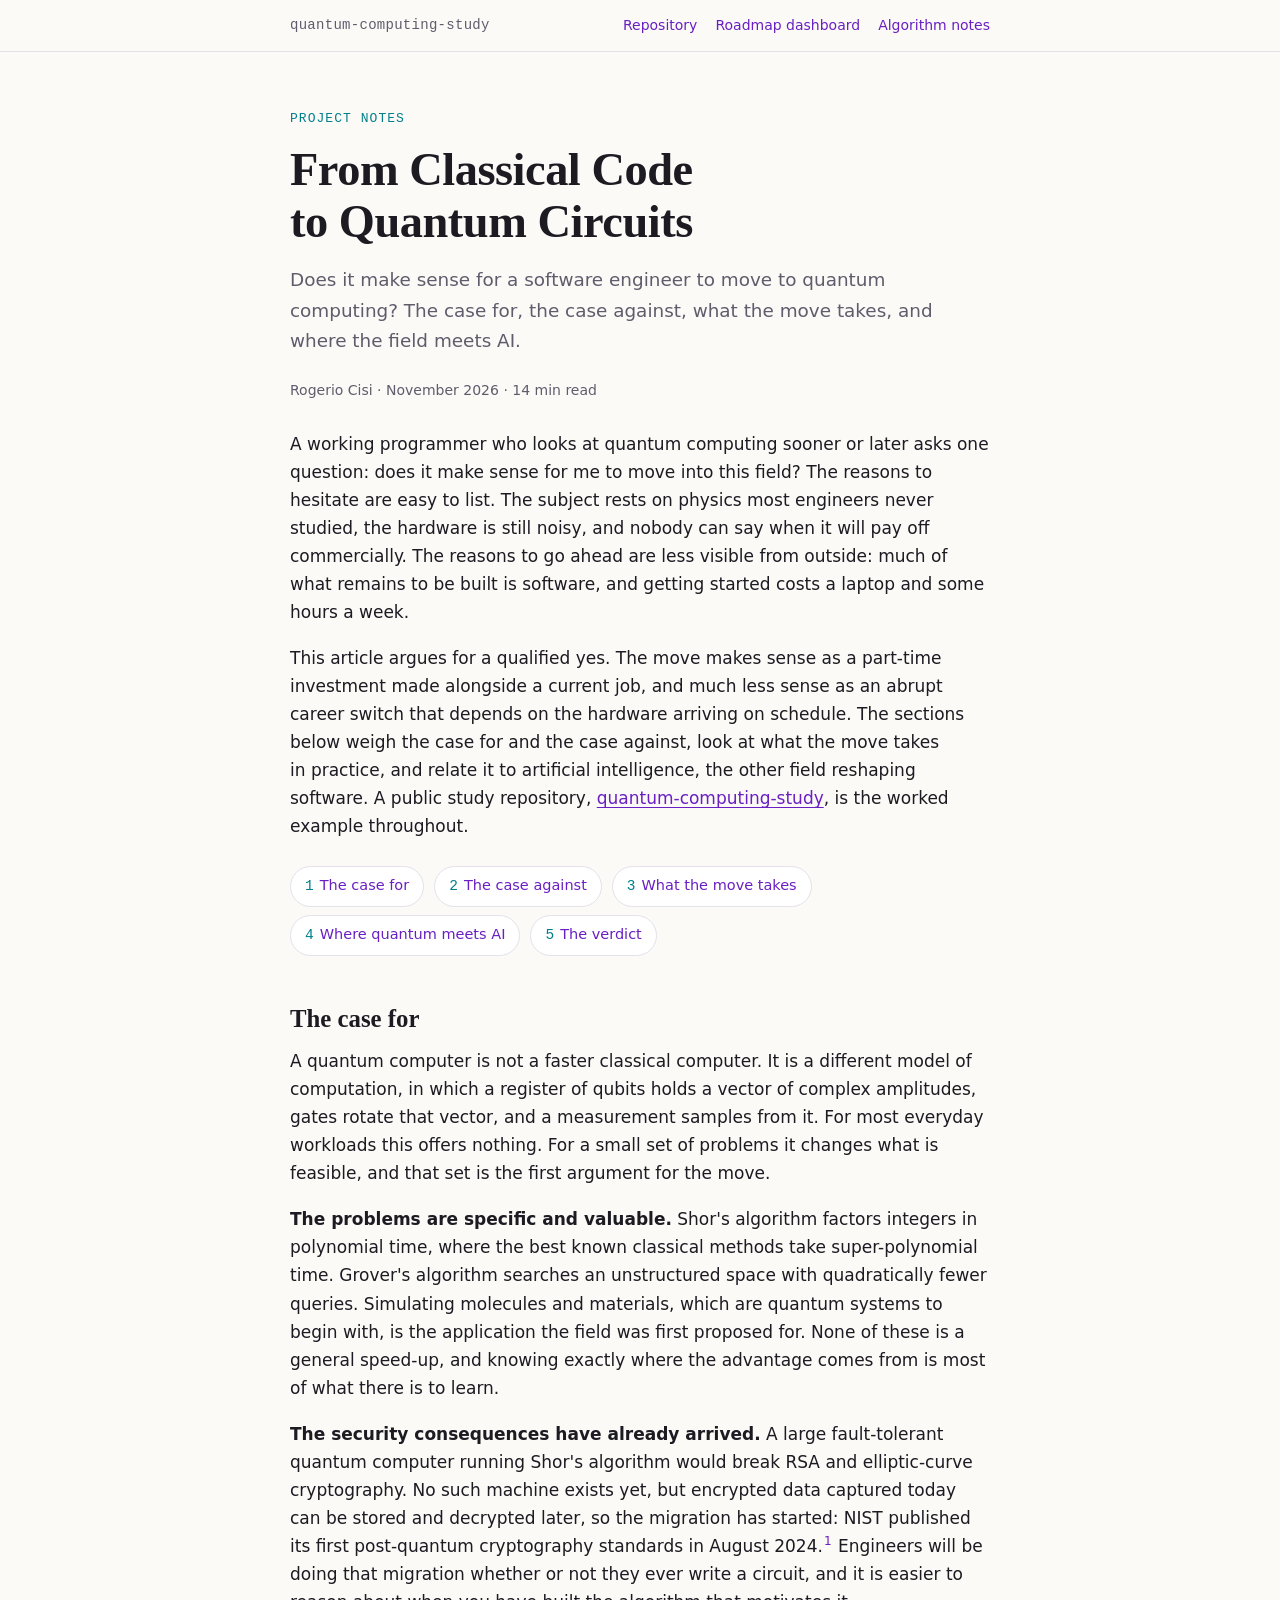
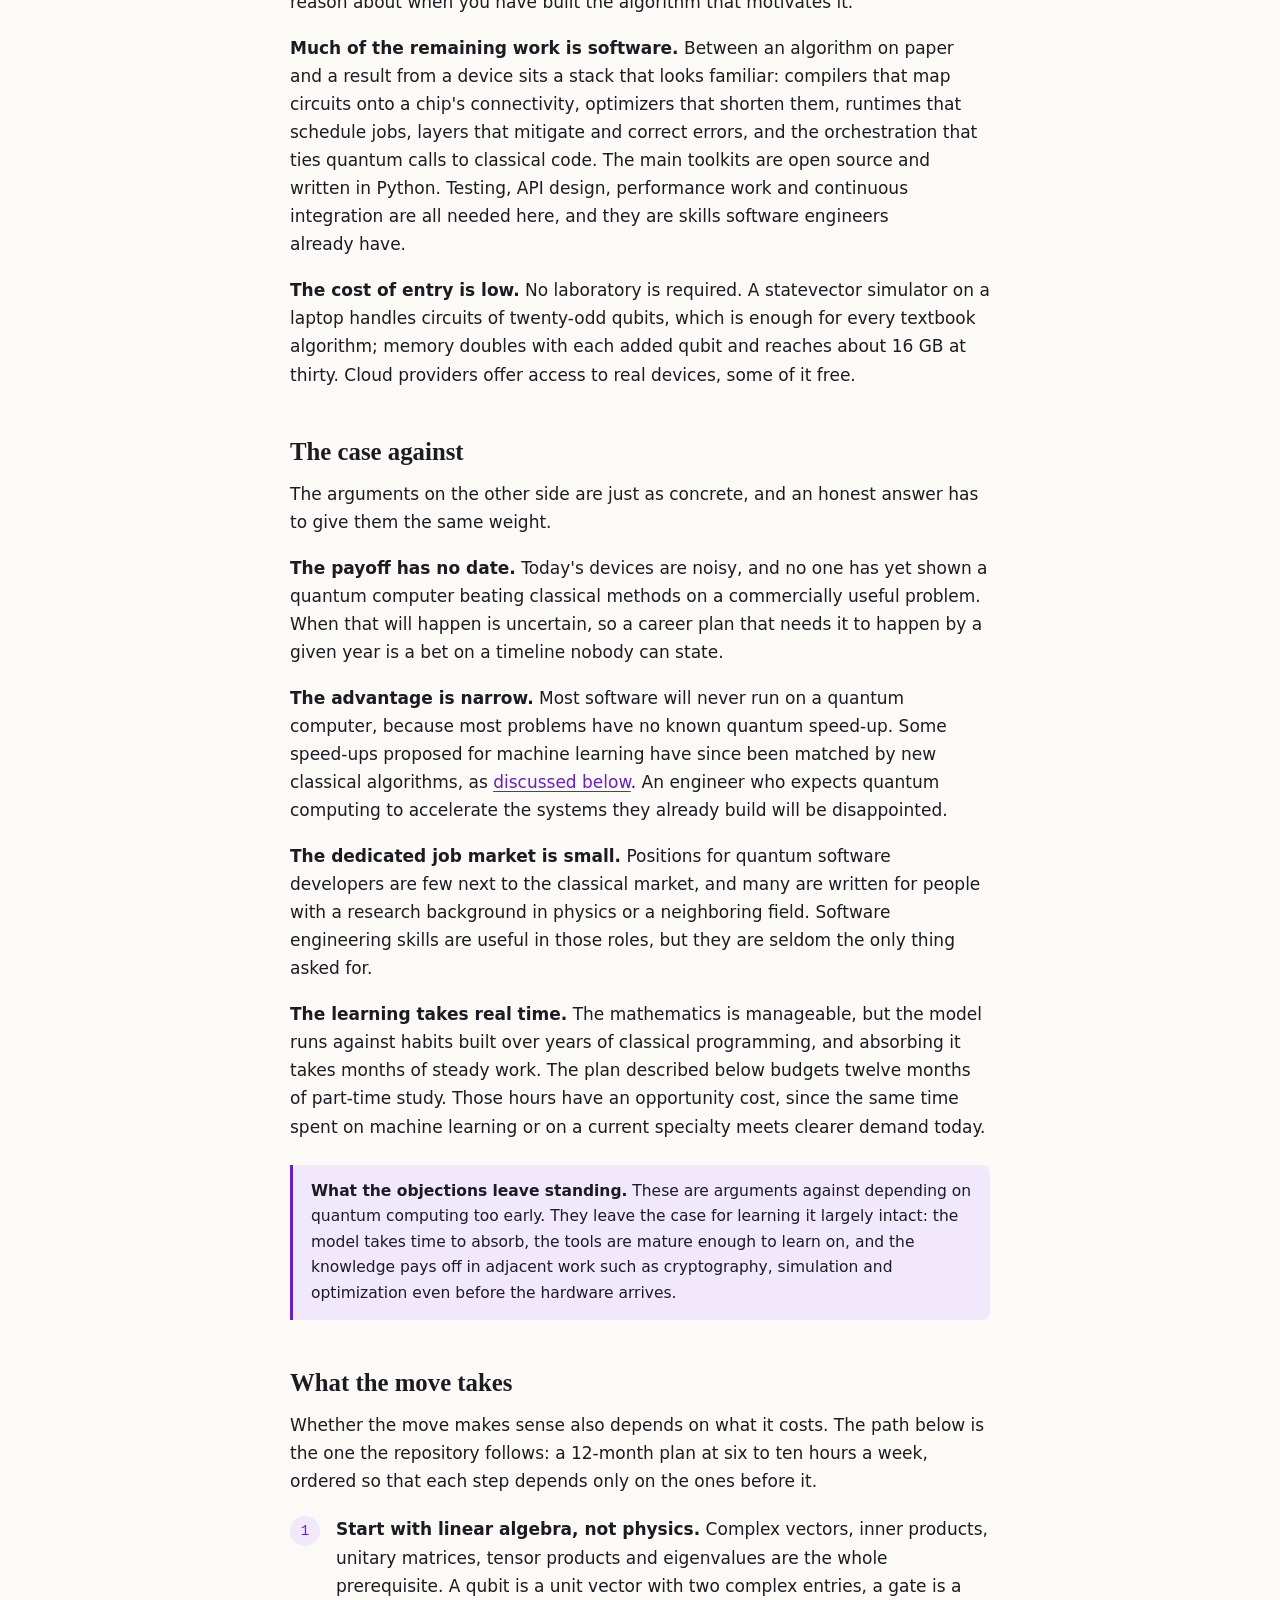
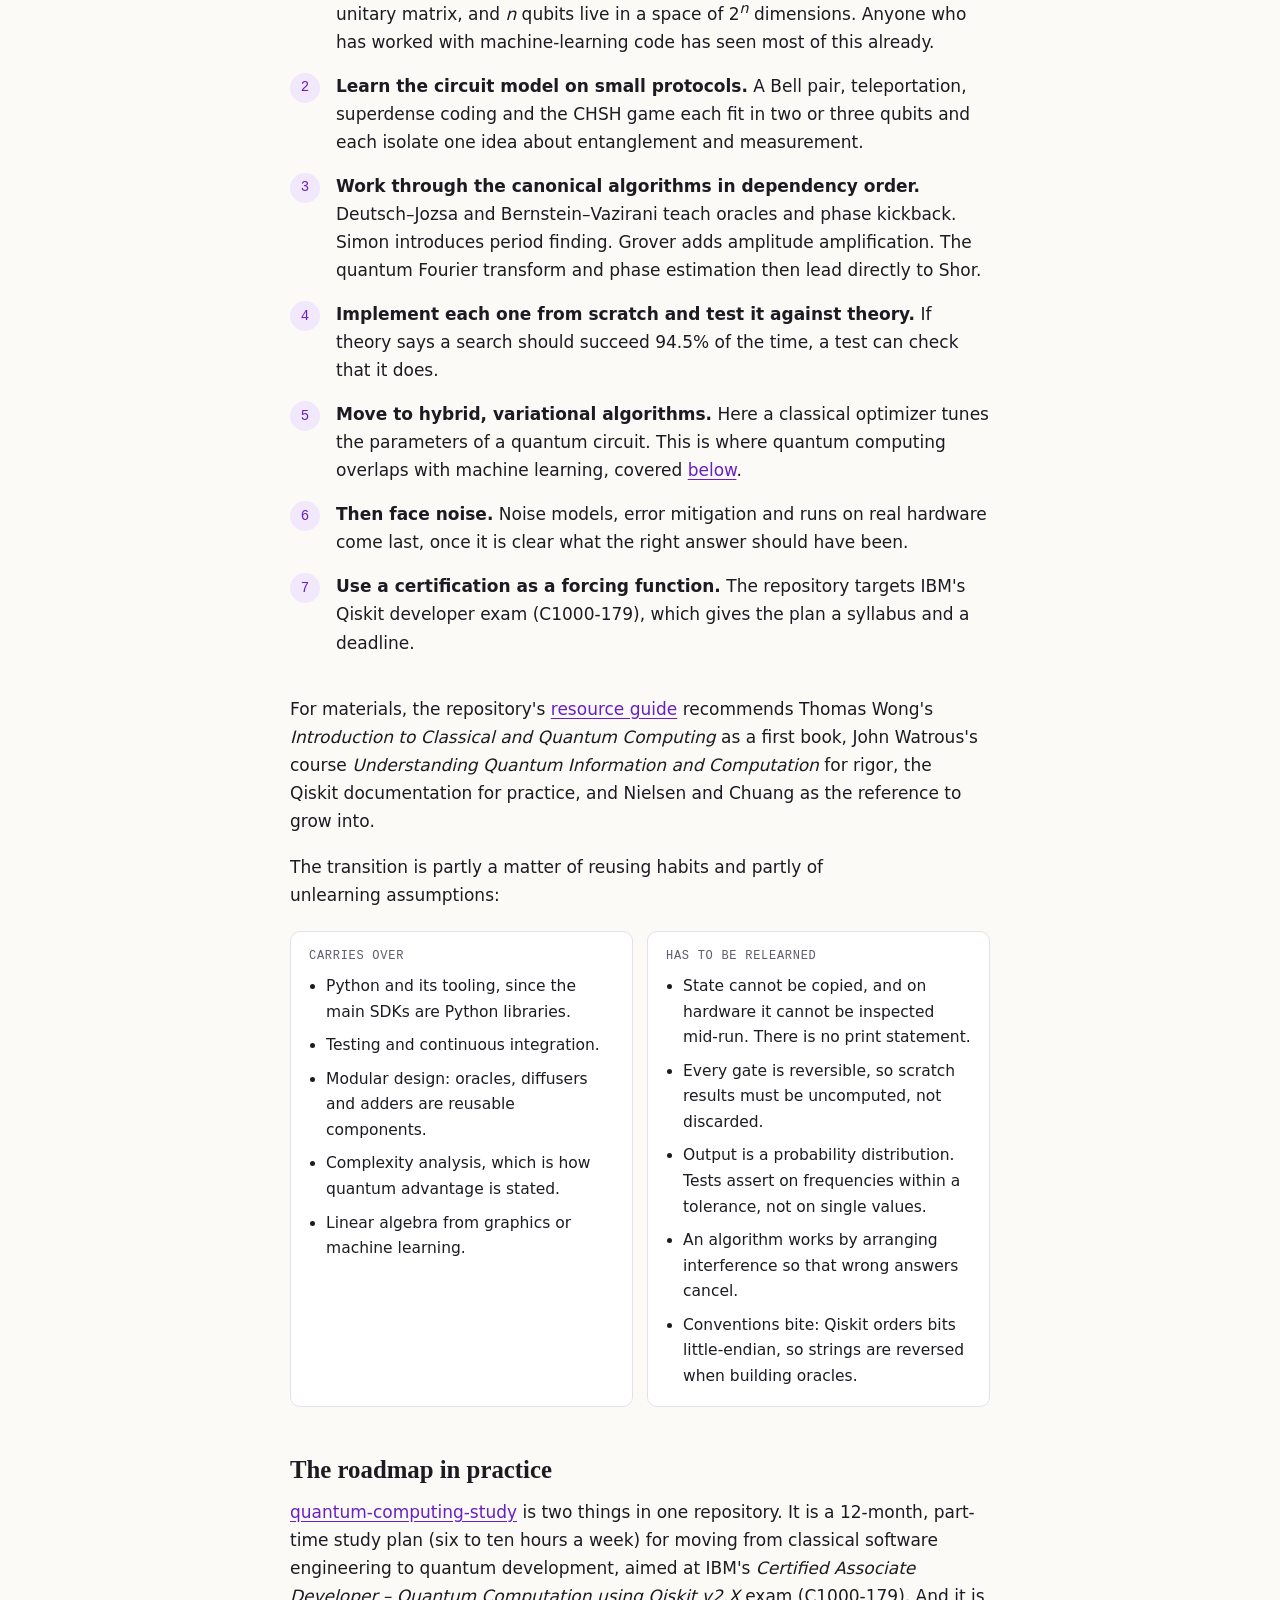
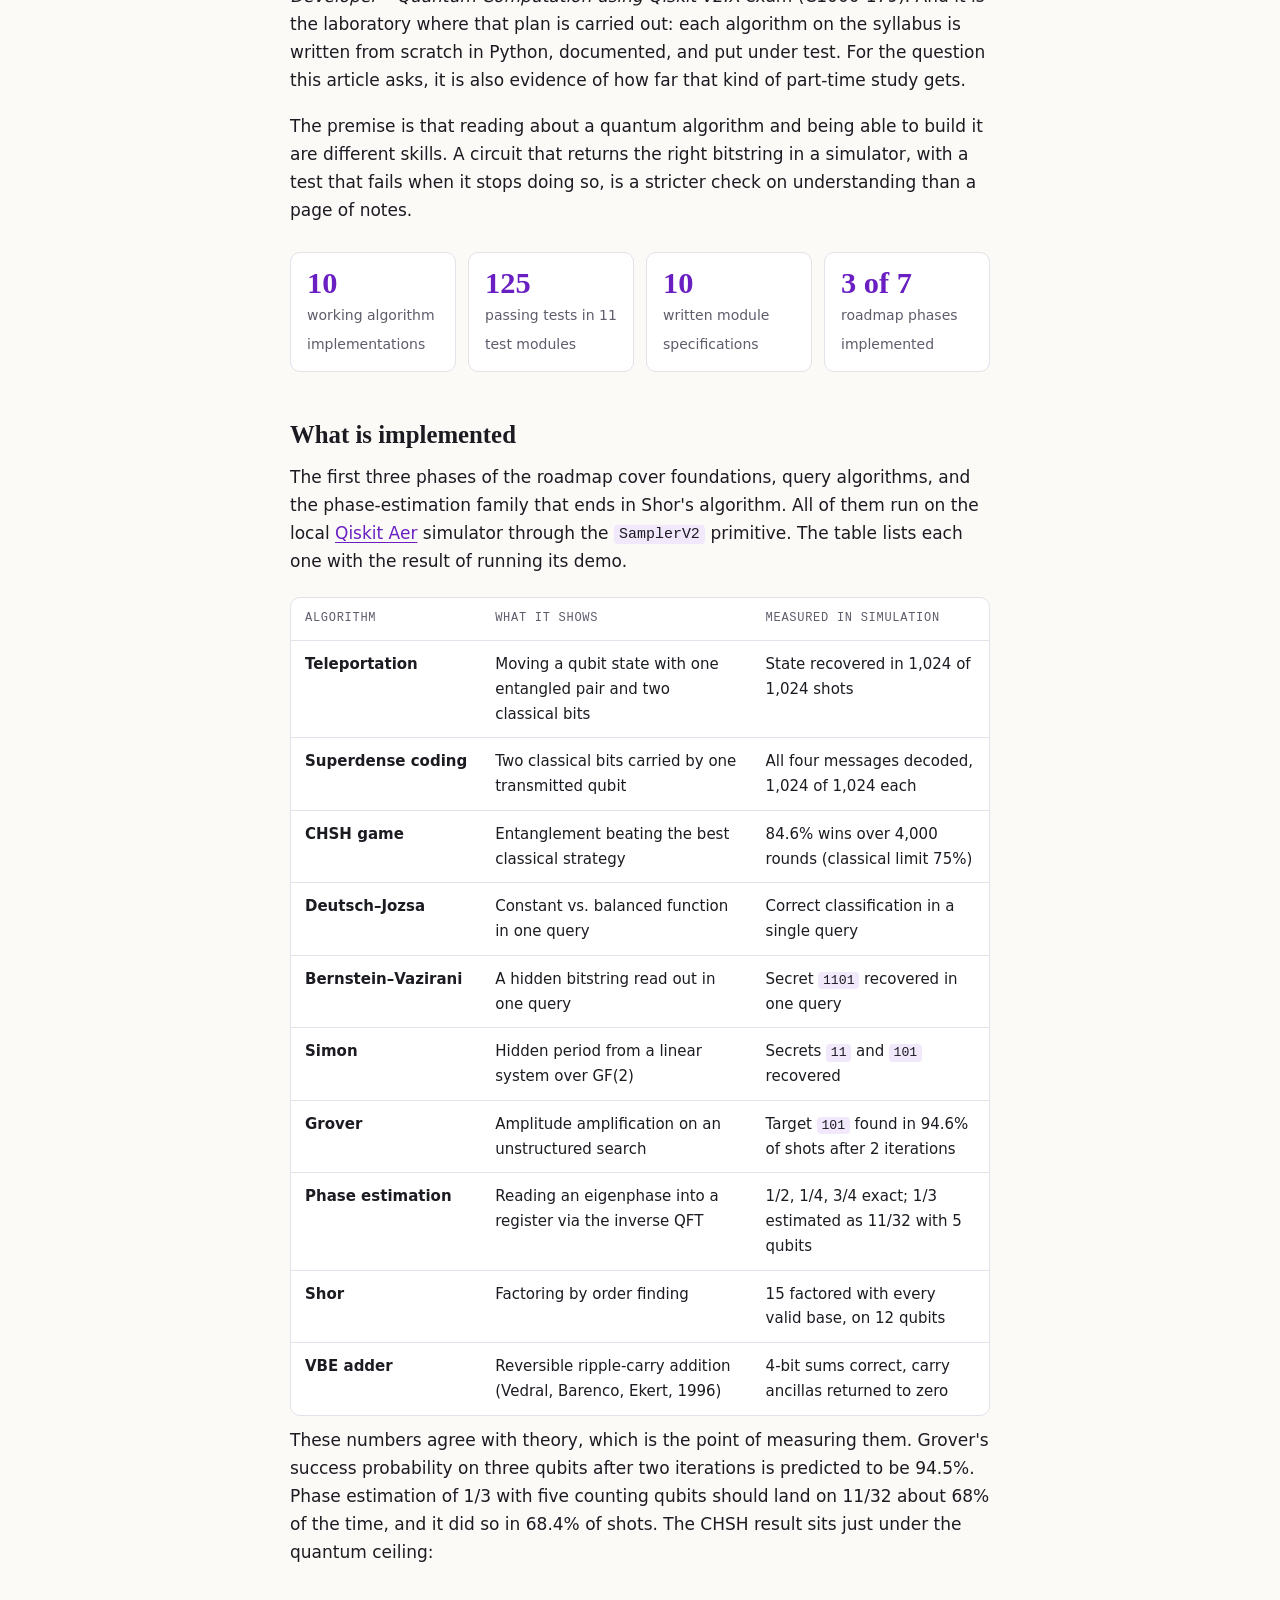
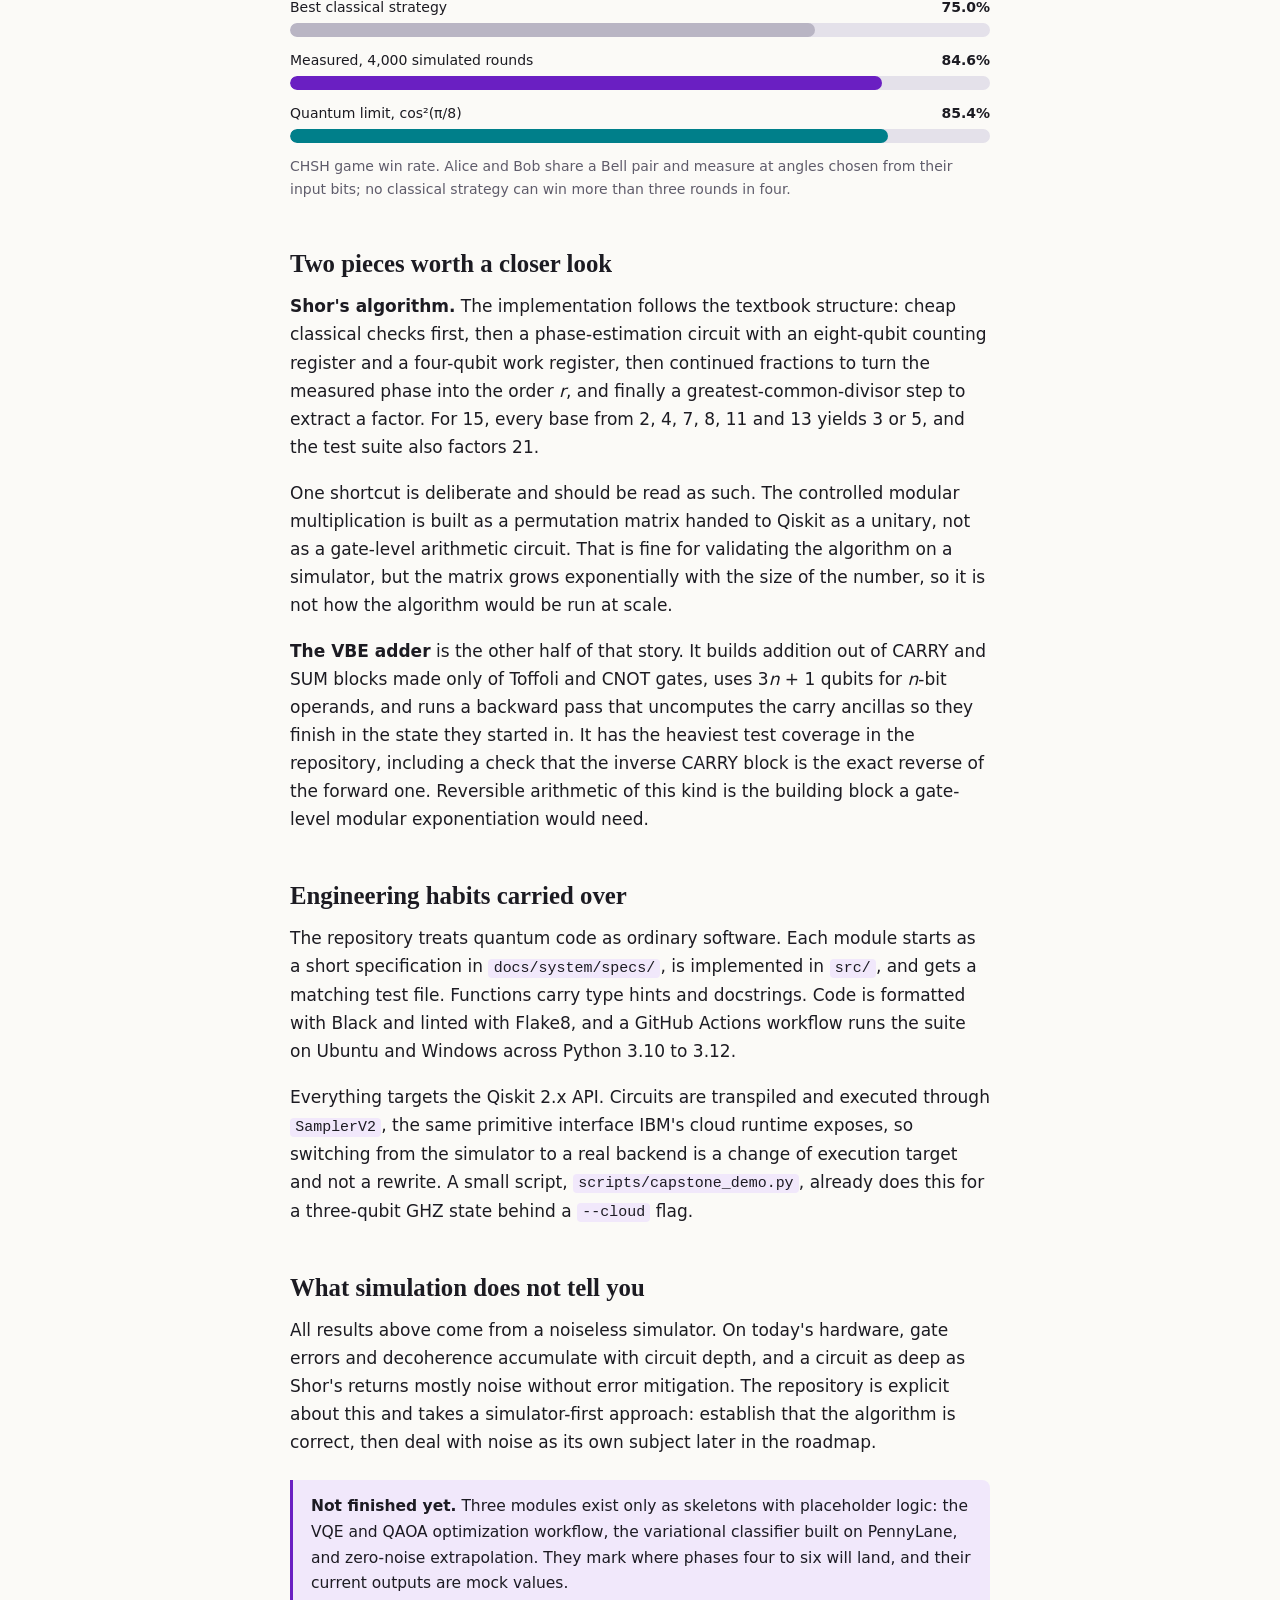
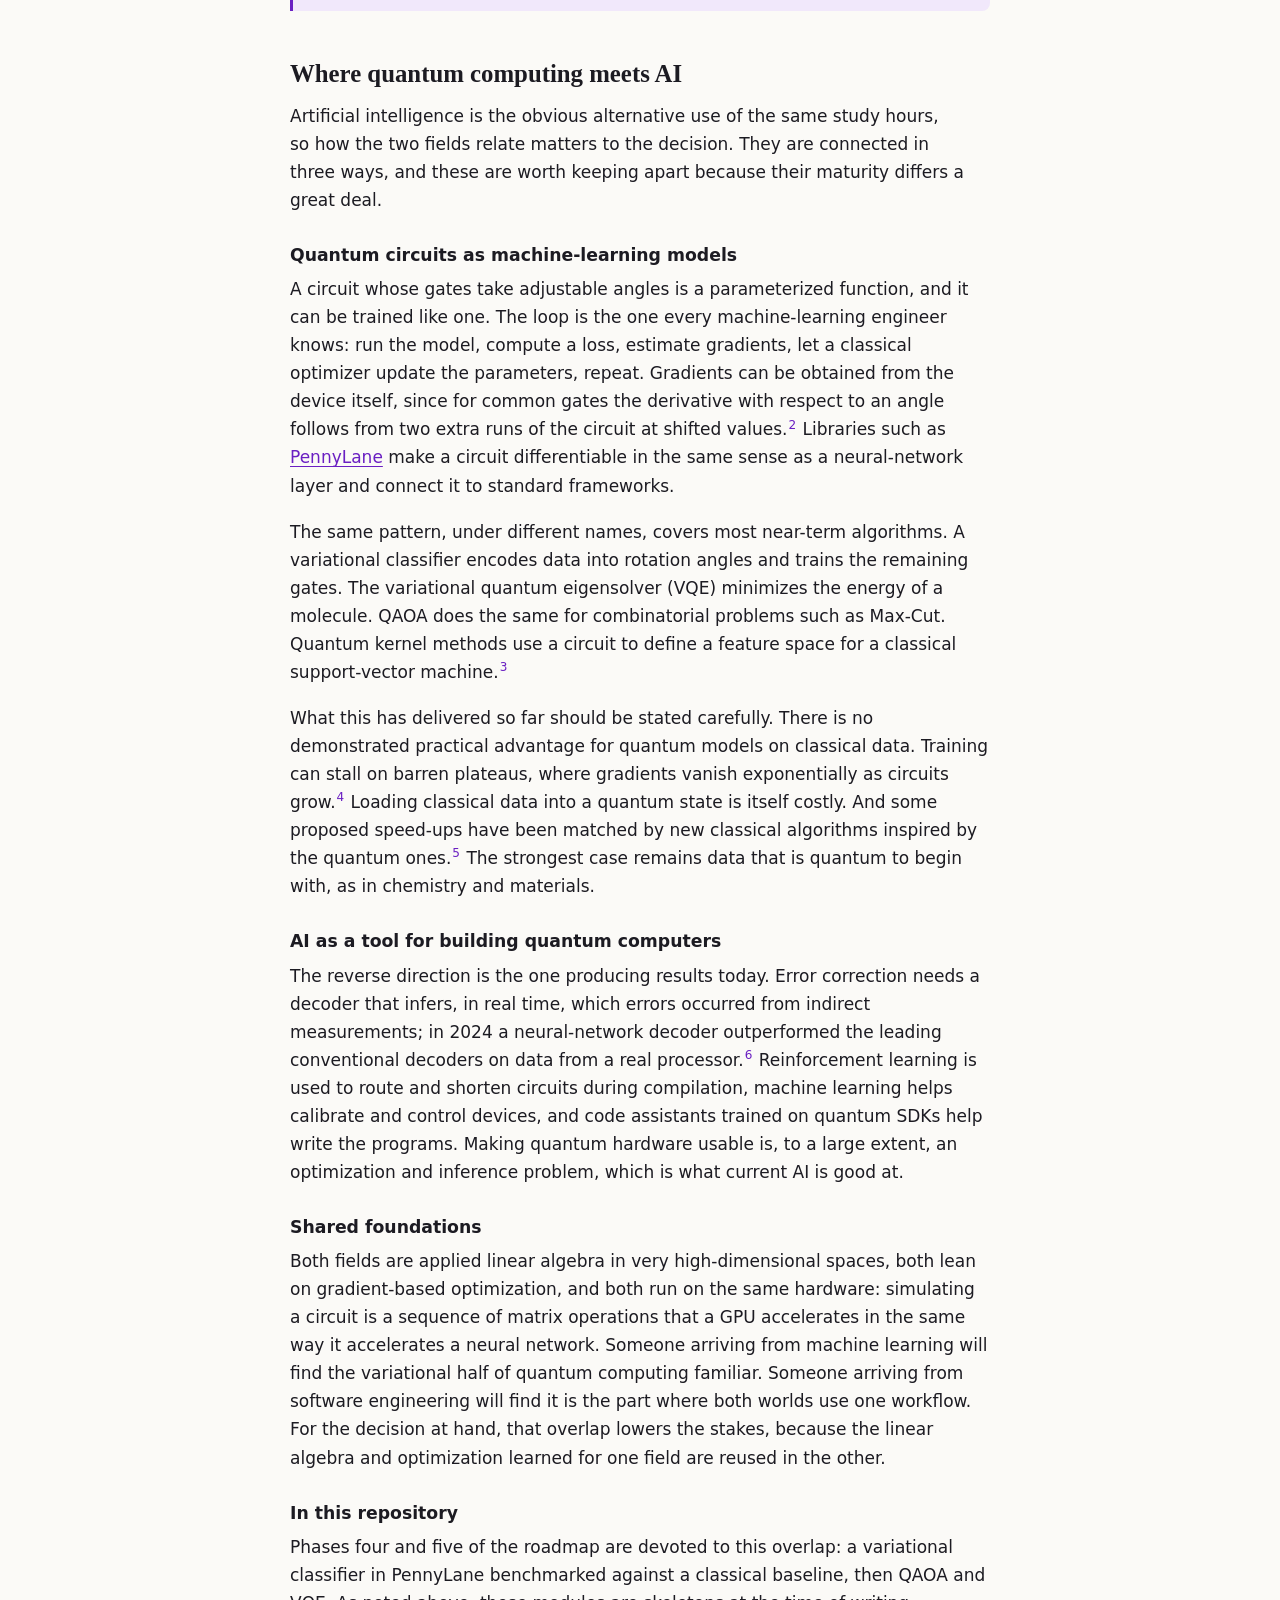
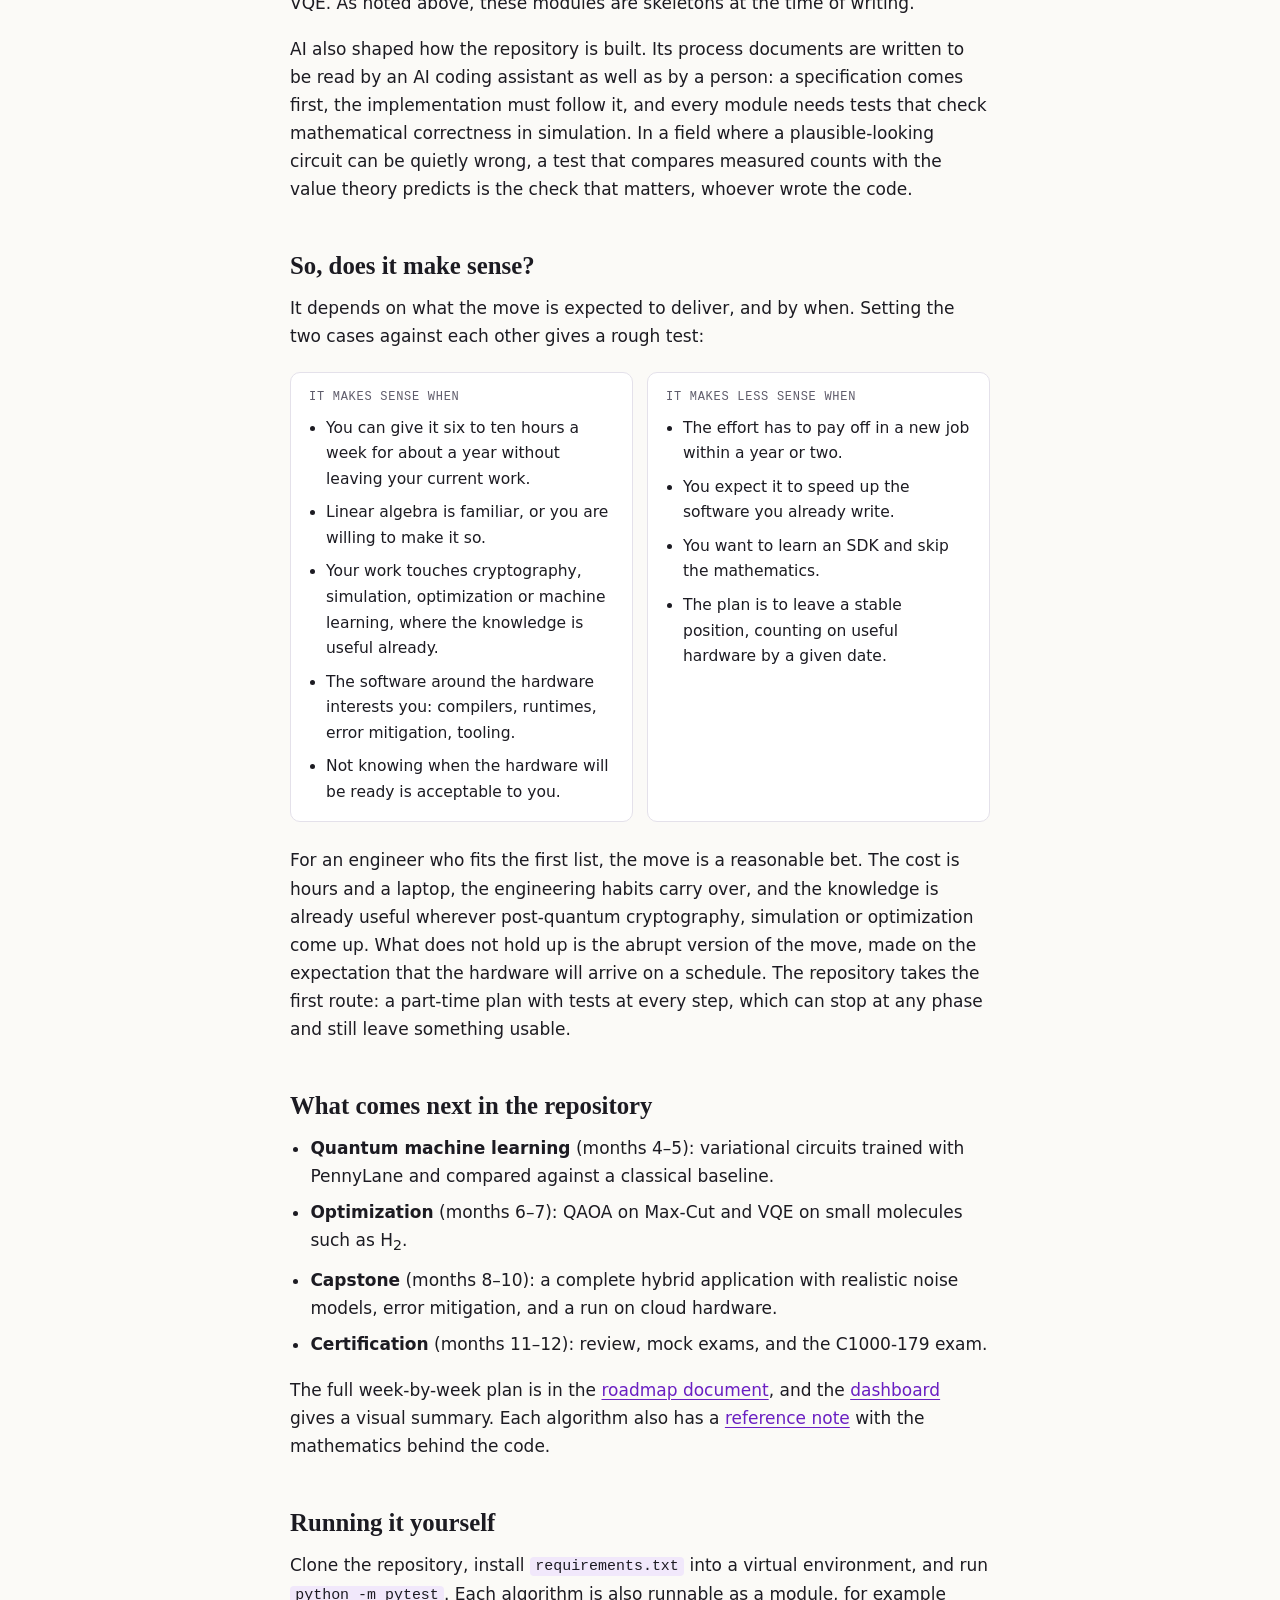
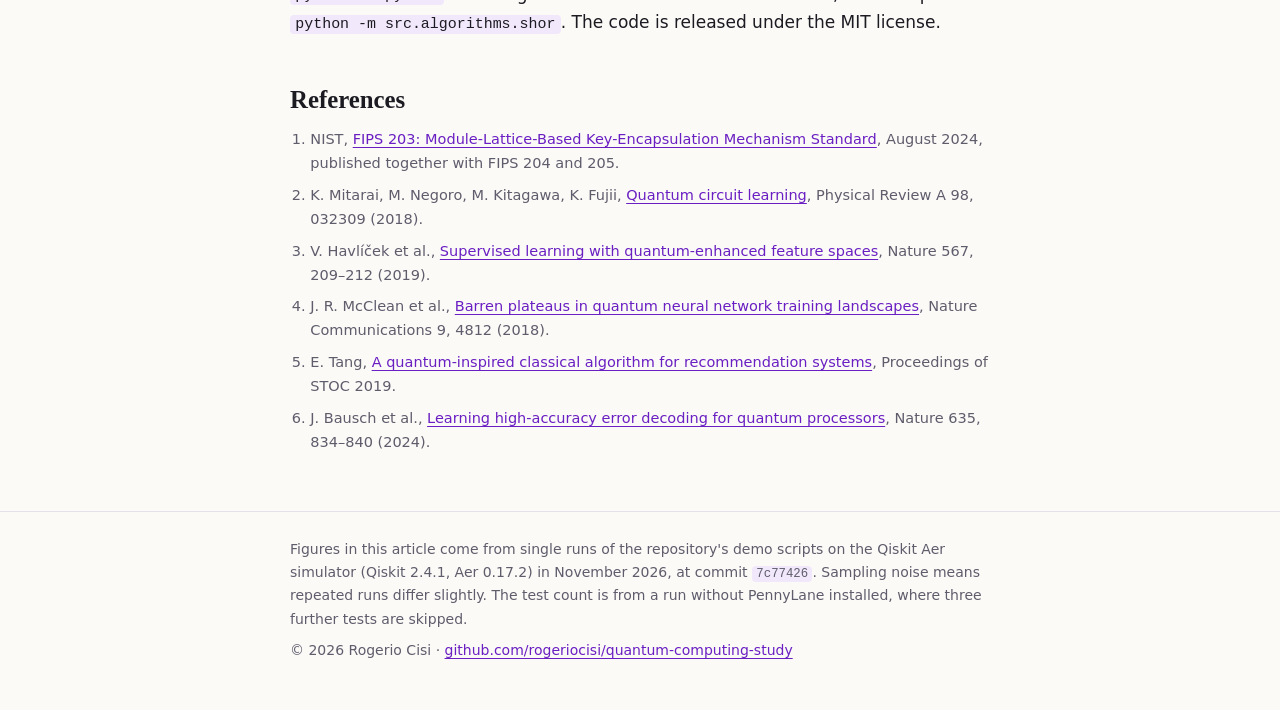
<file: docs/index.html>
<!DOCTYPE html>
<html lang="en">
<head>
<meta charset="UTF-8">
<meta name="viewport" content="width=device-width, initial-scale=1.0">
<title>From Classical Code to Quantum Circuits | Quantum Computing Study</title>
<meta name="description" content="Does it make sense for a software engineer to move to quantum computing? The case for, the case against, what the move takes, and where the field meets AI, illustrated by the quantum-computing-study repository.">
<meta property="og:title" content="From Classical Code to Quantum Circuits">
<meta property="og:description" content="Does it make sense for a software engineer to move to quantum computing? The case for, the case against, what the move takes, and where the field meets AI.">
<meta property="og:type" content="article">
<style>
:root {
  --bg: #fbfaf7;
  --surface: #ffffff;
  --text: #1c1b22;
  --muted: #5f5c6b;
  --rule: #e4e1ea;
  --accent: #6a1fc2;
  --accent-soft: #f1e8fb;
  --cyan: #007f8a;
  --bar-classical: #b9b5c4;
  --bar-measured: #6a1fc2;
  --bar-bound: #007f8a;
  --serif: "Iowan Old Style", "Palatino Linotype", Palatino, Georgia, serif;
  --sans: system-ui, -apple-system, "Segoe UI", Roboto, sans-serif;
  --mono: ui-monospace, "Cascadia Code", "SF Mono", Menlo, Consolas, monospace;
}
@media (prefers-color-scheme: dark) {
  :root {
    --bg: #0b0a14;
    --surface: #14121f;
    --text: #e6e3ee;
    --muted: #a39fb3;
    --rule: #2a2738;
    --accent: #b88cf5;
    --accent-soft: #221a35;
    --cyan: #4fd8e4;
    --bar-classical: #55516a;
    --bar-measured: #b88cf5;
    --bar-bound: #4fd8e4;
  }
}
* { box-sizing: border-box; }
html { -webkit-text-size-adjust: 100%; }
body {
  margin: 0;
  background: var(--bg);
  color: var(--text);
  font-family: var(--sans);
  font-size: 17px;
  line-height: 1.65;
}
a { color: var(--accent); text-underline-offset: 3px; }
a:hover { text-decoration-thickness: 2px; }
.wrap { max-width: 740px; margin: 0 auto; padding: 0 20px; }

.topbar {
  border-bottom: 1px solid var(--rule);
  font-size: 14px;
}
.topbar .wrap {
  display: flex; flex-wrap: wrap; gap: 6px 20px;
  justify-content: space-between; align-items: center;
  padding-top: 14px; padding-bottom: 14px;
}
.topbar .brand { font-family: var(--mono); color: var(--muted); letter-spacing: 0.02em; }
.topbar nav { display: flex; flex-wrap: wrap; gap: 4px 18px; }
.topbar nav a { text-decoration: none; }
.topbar nav a:hover { text-decoration: underline; }

header.hero { padding: 56px 0 28px; }
.kicker {
  font-family: var(--mono); font-size: 13px; letter-spacing: 0.08em;
  text-transform: uppercase; color: var(--cyan); margin: 0 0 14px;
}
h1 {
  font-family: var(--serif); font-weight: 600;
  font-size: clamp(2rem, 6vw, 2.9rem); line-height: 1.12;
  letter-spacing: -0.01em; margin: 0 0 18px; text-wrap: balance;
}
.dek { font-size: 1.15rem; color: var(--muted); margin: 0 0 22px; text-wrap: pretty; }
.byline { font-size: 14px; color: var(--muted); margin: 0; }

h2 {
  font-family: var(--serif); font-weight: 600; font-size: 1.55rem;
  line-height: 1.25; margin: 48px 0 12px;
}
p { margin: 0 0 18px; text-wrap: pretty; }
code {
  font-family: var(--mono); font-size: 0.88em;
  background: var(--accent-soft); padding: 0.1em 0.35em; border-radius: 4px;
}

.stats {
  display: grid; grid-template-columns: repeat(auto-fit, minmax(150px, 1fr));
  gap: 12px; margin: 28px 0 8px; padding: 0; list-style: none;
}
.stats li {
  background: var(--surface); border: 1px solid var(--rule);
  border-radius: 10px; padding: 14px 16px;
}
.stats b {
  display: block; font-family: var(--serif); font-size: 1.9rem;
  line-height: 1.1; color: var(--accent); font-weight: 600;
}
.stats span { font-size: 14px; color: var(--muted); }

.table-scroll { overflow-x: auto; margin: 22px 0 10px; border: 1px solid var(--rule); border-radius: 10px; background: var(--surface); }
table { border-collapse: collapse; width: 100%; min-width: 600px; font-size: 15px; }
th, td { text-align: left; vertical-align: top; padding: 11px 14px; border-bottom: 1px solid var(--rule); }
tr:last-child td { border-bottom: 0; }
th {
  font-family: var(--mono); font-size: 12px; font-weight: 500;
  text-transform: uppercase; letter-spacing: 0.06em; color: var(--muted);
}
td:first-child { font-weight: 600; white-space: nowrap; }
td.num { font-variant-numeric: tabular-nums; }

figure { margin: 30px 0; }
figcaption { font-size: 14px; color: var(--muted); margin-top: 12px; }
.bars { display: grid; gap: 12px; }
.bar-row { display: grid; grid-template-columns: 1fr; gap: 4px; }
.bar-label { display: flex; justify-content: space-between; gap: 12px; font-size: 14px; }
.bar-label b { font-variant-numeric: tabular-nums; }
.bar-track { height: 14px; border-radius: 7px; background: var(--rule); overflow: hidden; }
.bar-fill { height: 100%; border-radius: 7px; }

.note {
  border-left: 3px solid var(--accent); background: var(--accent-soft);
  padding: 14px 18px; border-radius: 0 8px 8px 0; margin: 24px 0;
  font-size: 15.5px;
}
.note p:last-child { margin-bottom: 0; }

ul.plain { padding-left: 1.2em; margin: 0 0 18px; }
ul.plain li { margin-bottom: 8px; }

h3 {
  font-family: var(--sans); font-weight: 600; font-size: 1.08rem;
  line-height: 1.35; margin: 30px 0 8px;
}
.toc {
  display: flex; flex-wrap: wrap; gap: 8px 10px;
  margin: 26px 0 34px; padding: 0; list-style: none;
}
.toc a {
  display: block; text-decoration: none; font-size: 14.5px; font-weight: 500;
  border: 1px solid var(--rule); background: var(--surface);
  border-radius: 999px; padding: 7px 14px;
}
.toc a:hover { border-color: var(--accent); }
.toc a span { font-family: var(--mono); color: var(--cyan); margin-right: 6px; }

ol.steps { padding-left: 0; margin: 20px 0 22px; list-style: none; counter-reset: step; }
ol.steps li {
  counter-increment: step; position: relative;
  padding: 0 0 16px 46px; margin: 0;
}
ol.steps li::before {
  content: counter(step);
  position: absolute; left: 0; top: 1px;
  width: 30px; height: 30px; border-radius: 50%;
  display: grid; place-items: center;
  font-family: var(--mono); font-size: 14px; font-weight: 500;
  color: var(--accent); background: var(--accent-soft);
}

.split {
  display: grid; grid-template-columns: repeat(auto-fit, minmax(260px, 1fr));
  gap: 14px; margin: 22px 0 24px;
}
.split > div {
  background: var(--surface); border: 1px solid var(--rule);
  border-radius: 10px; padding: 16px 18px 6px;
}
.split h3 {
  margin: 0 0 10px; font-family: var(--mono); font-size: 12px; font-weight: 500;
  text-transform: uppercase; letter-spacing: 0.06em; color: var(--muted);
}
.split ul { padding-left: 1.1em; margin: 0 0 10px; font-size: 15.5px; }
.split li { margin-bottom: 8px; }

ol.refs { padding-left: 1.4em; margin: 0 0 18px; font-size: 14.5px; color: var(--muted); }
ol.refs li { margin-bottom: 8px; }
sup { line-height: 0; }
sup a { text-decoration: none; font-size: 0.85em; padding: 0 1px; }
h2[id] { scroll-margin-top: 16px; }

footer {
  border-top: 1px solid var(--rule); margin-top: 56px;
  padding: 26px 0 48px; font-size: 14px; color: var(--muted);
}
footer p { margin-bottom: 8px; }
</style>
</head>
<body>

<div class="topbar">
  <div class="wrap">
    <span class="brand">quantum-computing-study</span>
    <nav aria-label="Project links">
      <a href="https://github.com/rogeriocisi/quantum-computing-study">Repository</a>
      <a href="dashboard/">Roadmap dashboard</a>
      <a href="https://github.com/rogeriocisi/quantum-computing-study/tree/main/docs/reference/algorithms">Algorithm notes</a>
    </nav>
  </div>
</div>

<main class="wrap">
<article>

<header class="hero">
  <p class="kicker">Project notes</p>
  <h1>From Classical Code to Quantum Circuits</h1>
  <p class="dek">Does it make sense for a software engineer to move to quantum computing? The case for, the case against, what the move takes, and where the field meets AI.</p>
  <p class="byline">Rogerio Cisi · November 2026 · 14 min read</p>
</header>

<p>A working programmer who looks at quantum computing sooner or later asks one question: does it make sense for me to move into this field? The reasons to hesitate are easy to list. The subject rests on physics most engineers never studied, the hardware is still noisy, and nobody can say when it will pay off commercially. The reasons to go ahead are less visible from outside: much of what remains to be built is software, and getting started costs a laptop and some hours a week.</p>

<p>This article argues for a qualified yes. The move makes sense as a part-time investment made alongside a current job, and much less sense as an abrupt career switch that depends on the hardware arriving on schedule. The sections below weigh the case for and the case against, look at what the move takes in practice, and relate it to artificial intelligence, the other field reshaping software. A public study repository, <a href="https://github.com/rogeriocisi/quantum-computing-study">quantum-computing-study</a>, is the worked example throughout.</p>

<ul class="toc" aria-label="In this article">
  <li><a href="#for"><span>1</span>The case for</a></li>
  <li><a href="#against"><span>2</span>The case against</a></li>
  <li><a href="#how"><span>3</span>What the move takes</a></li>
  <li><a href="#ai"><span>4</span>Where quantum meets AI</a></li>
  <li><a href="#verdict"><span>5</span>The verdict</a></li>
</ul>

<h2 id="for">The case for</h2>

<p>A quantum computer is not a faster classical computer. It is a different model of computation, in which a register of qubits holds a vector of complex amplitudes, gates rotate that vector, and a measurement samples from it. For most everyday workloads this offers nothing. For a small set of problems it changes what is feasible, and that set is the first argument for the move.</p>

<p><strong>The problems are specific and valuable.</strong> Shor's algorithm factors integers in polynomial time, where the best known classical methods take super-polynomial time. Grover's algorithm searches an unstructured space with quadratically fewer queries. Simulating molecules and materials, which are quantum systems to begin with, is the application the field was first proposed for. None of these is a general speed-up, and knowing exactly where the advantage comes from is most of what there is to learn.</p>

<p><strong>The security consequences have already arrived.</strong> A large fault-tolerant quantum computer running Shor's algorithm would break RSA and elliptic-curve cryptography. No such machine exists yet, but encrypted data captured today can be stored and decrypted later, so the migration has started: NIST published its first post-quantum cryptography standards in August 2024.<sup><a href="#ref-1">1</a></sup> Engineers will be doing that migration whether or not they ever write a circuit, and it is easier to reason about when you have built the algorithm that motivates it.</p>

<p><strong>Much of the remaining work is software.</strong> Between an algorithm on paper and a result from a device sits a stack that looks familiar: compilers that map circuits onto a chip's connectivity, optimizers that shorten them, runtimes that schedule jobs, layers that mitigate and correct errors, and the orchestration that ties quantum calls to classical code. The main toolkits are open source and written in Python. Testing, API design, performance work and continuous integration are all needed here, and they are skills software engineers already have.</p>

<p><strong>The cost of entry is low.</strong> No laboratory is required. A statevector simulator on a laptop handles circuits of twenty-odd qubits, which is enough for every textbook algorithm; memory doubles with each added qubit and reaches about 16 GB at thirty. Cloud providers offer access to real devices, some of it free.</p>

<h2 id="against">The case against</h2>

<p>The arguments on the other side are just as concrete, and an honest answer has to give them the same weight.</p>

<p><strong>The payoff has no date.</strong> Today's devices are noisy, and no one has yet shown a quantum computer beating classical methods on a commercially useful problem. When that will happen is uncertain, so a career plan that needs it to happen by a given year is a bet on a timeline nobody can state.</p>

<p><strong>The advantage is narrow.</strong> Most software will never run on a quantum computer, because most problems have no known quantum speed-up. Some speed-ups proposed for machine learning have since been matched by new classical algorithms, as <a href="#ai">discussed below</a>. An engineer who expects quantum computing to accelerate the systems they already build will be disappointed.</p>

<p><strong>The dedicated job market is small.</strong> Positions for quantum software developers are few next to the classical market, and many are written for people with a research background in physics or a neighboring field. Software engineering skills are useful in those roles, but they are seldom the only thing asked for.</p>

<p><strong>The learning takes real time.</strong> The mathematics is manageable, but the model runs against habits built over years of classical programming, and absorbing it takes months of steady work. The plan described below budgets twelve months of part-time study. Those hours have an opportunity cost, since the same time spent on machine learning or on a current specialty meets clearer demand today.</p>

<div class="note">
  <p><strong>What the objections leave standing.</strong> These are arguments against depending on quantum computing too early. They leave the case for learning it largely intact: the model takes time to absorb, the tools are mature enough to learn on, and the knowledge pays off in adjacent work such as cryptography, simulation and optimization even before the hardware arrives.</p>
</div>

<h2 id="how">What the move takes</h2>

<p>Whether the move makes sense also depends on what it costs. The path below is the one the repository follows: a 12-month plan at six to ten hours a week, ordered so that each step depends only on the ones before it.</p>

<ol class="steps">
  <li><strong>Start with linear algebra, not physics.</strong> Complex vectors, inner products, unitary matrices, tensor products and eigenvalues are the whole prerequisite. A qubit is a unit vector with two complex entries, a gate is a unitary matrix, and <em>n</em> qubits live in a space of 2<sup><em>n</em></sup> dimensions. Anyone who has worked with machine-learning code has seen most of this already.</li>
  <li><strong>Learn the circuit model on small protocols.</strong> A Bell pair, teleportation, superdense coding and the CHSH game each fit in two or three qubits and each isolate one idea about entanglement and measurement.</li>
  <li><strong>Work through the canonical algorithms in dependency order.</strong> Deutsch–Jozsa and Bernstein–Vazirani teach oracles and phase kickback. Simon introduces period finding. Grover adds amplitude amplification. The quantum Fourier transform and phase estimation then lead directly to Shor.</li>
  <li><strong>Implement each one from scratch and test it against theory.</strong> If theory says a search should succeed 94.5% of the time, a test can check that it does.</li>
  <li><strong>Move to hybrid, variational algorithms.</strong> Here a classical optimizer tunes the parameters of a quantum circuit. This is where quantum computing overlaps with machine learning, covered <a href="#ai">below</a>.</li>
  <li><strong>Then face noise.</strong> Noise models, error mitigation and runs on real hardware come last, once it is clear what the right answer should have been.</li>
  <li><strong>Use a certification as a forcing function.</strong> The repository targets IBM's Qiskit developer exam (C1000-179), which gives the plan a syllabus and a deadline.</li>
</ol>

<p>For materials, the repository's <a href="https://github.com/rogeriocisi/quantum-computing-study/blob/main/docs/roadmap/resources.md">resource guide</a> recommends Thomas Wong's <em>Introduction to Classical and Quantum Computing</em> as a first book, John Watrous's course <em>Understanding Quantum Information and Computation</em> for rigor, the Qiskit documentation for practice, and Nielsen and Chuang as the reference to grow into.</p>

<p>The transition is partly a matter of reusing habits and partly of unlearning assumptions:</p>

<div class="split">
  <div>
    <h3>Carries over</h3>
    <ul>
      <li>Python and its tooling, since the main SDKs are Python libraries.</li>
      <li>Testing and continuous integration.</li>
      <li>Modular design: oracles, diffusers and adders are reusable components.</li>
      <li>Complexity analysis, which is how quantum advantage is stated.</li>
      <li>Linear algebra from graphics or machine learning.</li>
    </ul>
  </div>
  <div>
    <h3>Has to be relearned</h3>
    <ul>
      <li>State cannot be copied, and on hardware it cannot be inspected mid-run. There is no print statement.</li>
      <li>Every gate is reversible, so scratch results must be uncomputed, not discarded.</li>
      <li>Output is a probability distribution. Tests assert on frequencies within a tolerance, not on single values.</li>
      <li>An algorithm works by arranging interference so that wrong answers cancel.</li>
      <li>Conventions bite: Qiskit orders bits little-endian, so strings are reversed when building oracles.</li>
    </ul>
  </div>
</div>

<h2 id="repo">The roadmap in practice</h2>

<p><a href="https://github.com/rogeriocisi/quantum-computing-study">quantum-computing-study</a> is two things in one repository. It is a 12-month, part-time study plan (six to ten hours a week) for moving from classical software engineering to quantum development, aimed at IBM's <em>Certified Associate Developer – Quantum Computation using Qiskit v2.X</em> exam (C1000-179). And it is the laboratory where that plan is carried out: each algorithm on the syllabus is written from scratch in Python, documented, and put under test. For the question this article asks, it is also evidence of how far that kind of part-time study gets.</p>

<p>The premise is that reading about a quantum algorithm and being able to build it are different skills. A circuit that returns the right bitstring in a simulator, with a test that fails when it stops doing so, is a stricter check on understanding than a page of notes.</p>

<ul class="stats" aria-label="Repository at a glance">
  <li><b>10</b><span>working algorithm implementations</span></li>
  <li><b>125</b><span>passing tests in 11 test modules</span></li>
  <li><b>10</b><span>written module specifications</span></li>
  <li><b>3 of 7</b><span>roadmap phases implemented</span></li>
</ul>

<h2>What is implemented</h2>

<p>The first three phases of the roadmap cover foundations, query algorithms, and the phase-estimation family that ends in Shor's algorithm. All of them run on the local <a href="https://github.com/Qiskit/qiskit-aer">Qiskit Aer</a> simulator through the <code>SamplerV2</code> primitive. The table lists each one with the result of running its demo.</p>

<div class="table-scroll">
<table>
  <thead>
    <tr><th>Algorithm</th><th>What it shows</th><th>Measured in simulation</th></tr>
  </thead>
  <tbody>
    <tr><td>Teleportation</td><td>Moving a qubit state with one entangled pair and two classical bits</td><td class="num">State recovered in 1,024 of 1,024 shots</td></tr>
    <tr><td>Superdense coding</td><td>Two classical bits carried by one transmitted qubit</td><td class="num">All four messages decoded, 1,024 of 1,024 each</td></tr>
    <tr><td>CHSH game</td><td>Entanglement beating the best classical strategy</td><td class="num">84.6% wins over 4,000 rounds (classical limit 75%)</td></tr>
    <tr><td>Deutsch–Jozsa</td><td>Constant vs. balanced function in one query</td><td class="num">Correct classification in a single query</td></tr>
    <tr><td>Bernstein–Vazirani</td><td>A hidden bitstring read out in one query</td><td class="num">Secret <code>1101</code> recovered in one query</td></tr>
    <tr><td>Simon</td><td>Hidden period from a linear system over GF(2)</td><td class="num">Secrets <code>11</code> and <code>101</code> recovered</td></tr>
    <tr><td>Grover</td><td>Amplitude amplification on an unstructured search</td><td class="num">Target <code>101</code> found in 94.6% of shots after 2 iterations</td></tr>
    <tr><td>Phase estimation</td><td>Reading an eigenphase into a register via the inverse QFT</td><td class="num">1/2, 1/4, 3/4 exact; 1/3 estimated as 11/32 with 5 qubits</td></tr>
    <tr><td>Shor</td><td>Factoring by order finding</td><td class="num">15 factored with every valid base, on 12 qubits</td></tr>
    <tr><td>VBE adder</td><td>Reversible ripple-carry addition (Vedral, Barenco, Ekert, 1996)</td><td class="num">4-bit sums correct, carry ancillas returned to zero</td></tr>
  </tbody>
</table>
</div>

<p>These numbers agree with theory, which is the point of measuring them. Grover's success probability on three qubits after two iterations is predicted to be 94.5%. Phase estimation of 1/3 with five counting qubits should land on 11/32 about 68% of the time, and it did so in 68.4% of shots. The CHSH result sits just under the quantum ceiling:</p>

<figure>
  <div class="bars" role="img" aria-label="CHSH game win rate: classical limit 75 percent, measured 84.6 percent, quantum limit 85.4 percent">
    <div class="bar-row">
      <div class="bar-label"><span>Best classical strategy</span><b>75.0%</b></div>
      <div class="bar-track"><div class="bar-fill" style="width:75%;background:var(--bar-classical)"></div></div>
    </div>
    <div class="bar-row">
      <div class="bar-label"><span>Measured, 4,000 simulated rounds</span><b>84.6%</b></div>
      <div class="bar-track"><div class="bar-fill" style="width:84.6%;background:var(--bar-measured)"></div></div>
    </div>
    <div class="bar-row">
      <div class="bar-label"><span>Quantum limit, cos²(π/8)</span><b>85.4%</b></div>
      <div class="bar-track"><div class="bar-fill" style="width:85.4%;background:var(--bar-bound)"></div></div>
    </div>
  </div>
  <figcaption>CHSH game win rate. Alice and Bob share a Bell pair and measure at angles chosen from their input bits; no classical strategy can win more than three rounds in four.</figcaption>
</figure>

<h2>Two pieces worth a closer look</h2>

<p><strong>Shor's algorithm.</strong> The implementation follows the textbook structure: cheap classical checks first, then a phase-estimation circuit with an eight-qubit counting register and a four-qubit work register, then continued fractions to turn the measured phase into the order <em>r</em>, and finally a greatest-common-divisor step to extract a factor. For 15, every base from 2, 4, 7, 8, 11 and 13 yields 3 or 5, and the test suite also factors 21.</p>

<p>One shortcut is deliberate and should be read as such. The controlled modular multiplication is built as a permutation matrix handed to Qiskit as a unitary, not as a gate-level arithmetic circuit. That is fine for validating the algorithm on a simulator, but the matrix grows exponentially with the size of the number, so it is not how the algorithm would be run at scale.</p>

<p><strong>The VBE adder</strong> is the other half of that story. It builds addition out of CARRY and SUM blocks made only of Toffoli and CNOT gates, uses 3<em>n</em> + 1 qubits for <em>n</em>-bit operands, and runs a backward pass that uncomputes the carry ancillas so they finish in the state they started in. It has the heaviest test coverage in the repository, including a check that the inverse CARRY block is the exact reverse of the forward one. Reversible arithmetic of this kind is the building block a gate-level modular exponentiation would need.</p>

<h2>Engineering habits carried over</h2>

<p>The repository treats quantum code as ordinary software. Each module starts as a short specification in <code>docs/system/specs/</code>, is implemented in <code>src/</code>, and gets a matching test file. Functions carry type hints and docstrings. Code is formatted with Black and linted with Flake8, and a GitHub Actions workflow runs the suite on Ubuntu and Windows across Python 3.10 to 3.12.</p>

<p>Everything targets the Qiskit 2.x API. Circuits are transpiled and executed through <code>SamplerV2</code>, the same primitive interface IBM's cloud runtime exposes, so switching from the simulator to a real backend is a change of execution target and not a rewrite. A small script, <code>scripts/capstone_demo.py</code>, already does this for a three-qubit GHZ state behind a <code>--cloud</code> flag.</p>

<h2>What simulation does not tell you</h2>

<p>All results above come from a noiseless simulator. On today's hardware, gate errors and decoherence accumulate with circuit depth, and a circuit as deep as Shor's returns mostly noise without error mitigation. The repository is explicit about this and takes a simulator-first approach: establish that the algorithm is correct, then deal with noise as its own subject later in the roadmap.</p>

<div class="note">
  <p><strong>Not finished yet.</strong> Three modules exist only as skeletons with placeholder logic: the VQE and QAOA optimization workflow, the variational classifier built on PennyLane, and zero-noise extrapolation. They mark where phases four to six will land, and their current outputs are mock values.</p>
</div>

<h2 id="ai">Where quantum computing meets AI</h2>

<p>Artificial intelligence is the obvious alternative use of the same study hours, so how the two fields relate matters to the decision. They are connected in three ways, and these are worth keeping apart because their maturity differs a great deal.</p>

<h3>Quantum circuits as machine-learning models</h3>

<p>A circuit whose gates take adjustable angles is a parameterized function, and it can be trained like one. The loop is the one every machine-learning engineer knows: run the model, compute a loss, estimate gradients, let a classical optimizer update the parameters, repeat. Gradients can be obtained from the device itself, since for common gates the derivative with respect to an angle follows from two extra runs of the circuit at shifted values.<sup><a href="#ref-2">2</a></sup> Libraries such as <a href="https://pennylane.ai/">PennyLane</a> make a circuit differentiable in the same sense as a neural-network layer and connect it to standard frameworks.</p>

<p>The same pattern, under different names, covers most near-term algorithms. A variational classifier encodes data into rotation angles and trains the remaining gates. The variational quantum eigensolver (VQE) minimizes the energy of a molecule. QAOA does the same for combinatorial problems such as Max-Cut. Quantum kernel methods use a circuit to define a feature space for a classical support-vector machine.<sup><a href="#ref-3">3</a></sup></p>

<p>What this has delivered so far should be stated carefully. There is no demonstrated practical advantage for quantum models on classical data. Training can stall on barren plateaus, where gradients vanish exponentially as circuits grow.<sup><a href="#ref-4">4</a></sup> Loading classical data into a quantum state is itself costly. And some proposed speed-ups have been matched by new classical algorithms inspired by the quantum ones.<sup><a href="#ref-5">5</a></sup> The strongest case remains data that is quantum to begin with, as in chemistry and materials.</p>

<h3>AI as a tool for building quantum computers</h3>

<p>The reverse direction is the one producing results today. Error correction needs a decoder that infers, in real time, which errors occurred from indirect measurements; in 2024 a neural-network decoder outperformed the leading conventional decoders on data from a real processor.<sup><a href="#ref-6">6</a></sup> Reinforcement learning is used to route and shorten circuits during compilation, machine learning helps calibrate and control devices, and code assistants trained on quantum SDKs help write the programs. Making quantum hardware usable is, to a large extent, an optimization and inference problem, which is what current AI is good at.</p>

<h3>Shared foundations</h3>

<p>Both fields are applied linear algebra in very high-dimensional spaces, both lean on gradient-based optimization, and both run on the same hardware: simulating a circuit is a sequence of matrix operations that a GPU accelerates in the same way it accelerates a neural network. Someone arriving from machine learning will find the variational half of quantum computing familiar. Someone arriving from software engineering will find it is the part where both worlds use one workflow. For the decision at hand, that overlap lowers the stakes, because the linear algebra and optimization learned for one field are reused in the other.</p>

<h3>In this repository</h3>

<p>Phases four and five of the roadmap are devoted to this overlap: a variational classifier in PennyLane benchmarked against a classical baseline, then QAOA and VQE. As noted above, these modules are skeletons at the time of writing.</p>

<p>AI also shaped how the repository is built. Its process documents are written to be read by an AI coding assistant as well as by a person: a specification comes first, the implementation must follow it, and every module needs tests that check mathematical correctness in simulation. In a field where a plausible-looking circuit can be quietly wrong, a test that compares measured counts with the value theory predicts is the check that matters, whoever wrote the code.</p>

<h2 id="verdict">So, does it make sense?</h2>

<p>It depends on what the move is expected to deliver, and by when. Setting the two cases against each other gives a rough test:</p>

<div class="split">
  <div>
    <h3>It makes sense when</h3>
    <ul>
      <li>You can give it six to ten hours a week for about a year without leaving your current work.</li>
      <li>Linear algebra is familiar, or you are willing to make it so.</li>
      <li>Your work touches cryptography, simulation, optimization or machine learning, where the knowledge is useful already.</li>
      <li>The software around the hardware interests you: compilers, runtimes, error mitigation, tooling.</li>
      <li>Not knowing when the hardware will be ready is acceptable to you.</li>
    </ul>
  </div>
  <div>
    <h3>It makes less sense when</h3>
    <ul>
      <li>The effort has to pay off in a new job within a year or two.</li>
      <li>You expect it to speed up the software you already write.</li>
      <li>You want to learn an SDK and skip the mathematics.</li>
      <li>The plan is to leave a stable position, counting on useful hardware by a given date.</li>
    </ul>
  </div>
</div>

<p>For an engineer who fits the first list, the move is a reasonable bet. The cost is hours and a laptop, the engineering habits carry over, and the knowledge is already useful wherever post-quantum cryptography, simulation or optimization come up. What does not hold up is the abrupt version of the move, made on the expectation that the hardware will arrive on a schedule. The repository takes the first route: a part-time plan with tests at every step, which can stop at any phase and still leave something usable.</p>

<h2>What comes next in the repository</h2>

<ul class="plain">
  <li><strong>Quantum machine learning</strong> (months 4–5): variational circuits trained with PennyLane and compared against a classical baseline.</li>
  <li><strong>Optimization</strong> (months 6–7): QAOA on Max-Cut and VQE on small molecules such as H<sub>2</sub>.</li>
  <li><strong>Capstone</strong> (months 8–10): a complete hybrid application with realistic noise models, error mitigation, and a run on cloud hardware.</li>
  <li><strong>Certification</strong> (months 11–12): review, mock exams, and the C1000-179 exam.</li>
</ul>

<p>The full week-by-week plan is in the <a href="https://github.com/rogeriocisi/quantum-computing-study/blob/main/docs/roadmap/quantum-dev-roadmap.md">roadmap document</a>, and the <a href="dashboard/">dashboard</a> gives a visual summary. Each algorithm also has a <a href="https://github.com/rogeriocisi/quantum-computing-study/tree/main/docs/reference/algorithms">reference note</a> with the mathematics behind the code.</p>

<h2>Running it yourself</h2>

<p>Clone the repository, install <code>requirements.txt</code> into a virtual environment, and run <code>python -m pytest</code>. Each algorithm is also runnable as a module, for example <code>python -m src.algorithms.shor</code>. The code is released under the MIT license.</p>

<h2>References</h2>

<ol class="refs">
  <li id="ref-1">NIST, <a href="https://csrc.nist.gov/pubs/fips/203/final">FIPS 203: Module-Lattice-Based Key-Encapsulation Mechanism Standard</a>, August 2024, published together with FIPS 204 and 205.</li>
  <li id="ref-2">K. Mitarai, M. Negoro, M. Kitagawa, K. Fujii, <a href="https://doi.org/10.1103/PhysRevA.98.032309">Quantum circuit learning</a>, Physical Review A 98, 032309 (2018).</li>
  <li id="ref-3">V. Havlíček et al., <a href="https://doi.org/10.1038/s41586-019-0980-2">Supervised learning with quantum-enhanced feature spaces</a>, Nature 567, 209–212 (2019).</li>
  <li id="ref-4">J. R. McClean et al., <a href="https://doi.org/10.1038/s41467-018-07090-4">Barren plateaus in quantum neural network training landscapes</a>, Nature Communications 9, 4812 (2018).</li>
  <li id="ref-5">E. Tang, <a href="https://doi.org/10.1145/3313276.3316310">A quantum-inspired classical algorithm for recommendation systems</a>, Proceedings of STOC 2019.</li>
  <li id="ref-6">J. Bausch et al., <a href="https://doi.org/10.1038/s41586-024-08148-8">Learning high-accuracy error decoding for quantum processors</a>, Nature 635, 834–840 (2024).</li>
</ol>

</article>
</main>

<footer>
  <div class="wrap">
    <p>Figures in this article come from single runs of the repository's demo scripts on the Qiskit Aer simulator (Qiskit 2.4.1, Aer 0.17.2) in November 2026, at commit <code>7c77426</code>. Sampling noise means repeated runs differ slightly. The test count is from a run without PennyLane installed, where three further tests are skipped.</p>
    <p>© 2026 Rogerio Cisi · <a href="https://github.com/rogeriocisi/quantum-computing-study">github.com/rogeriocisi/quantum-computing-study</a></p>
  </div>
</footer>

</body>
</html>
</file>
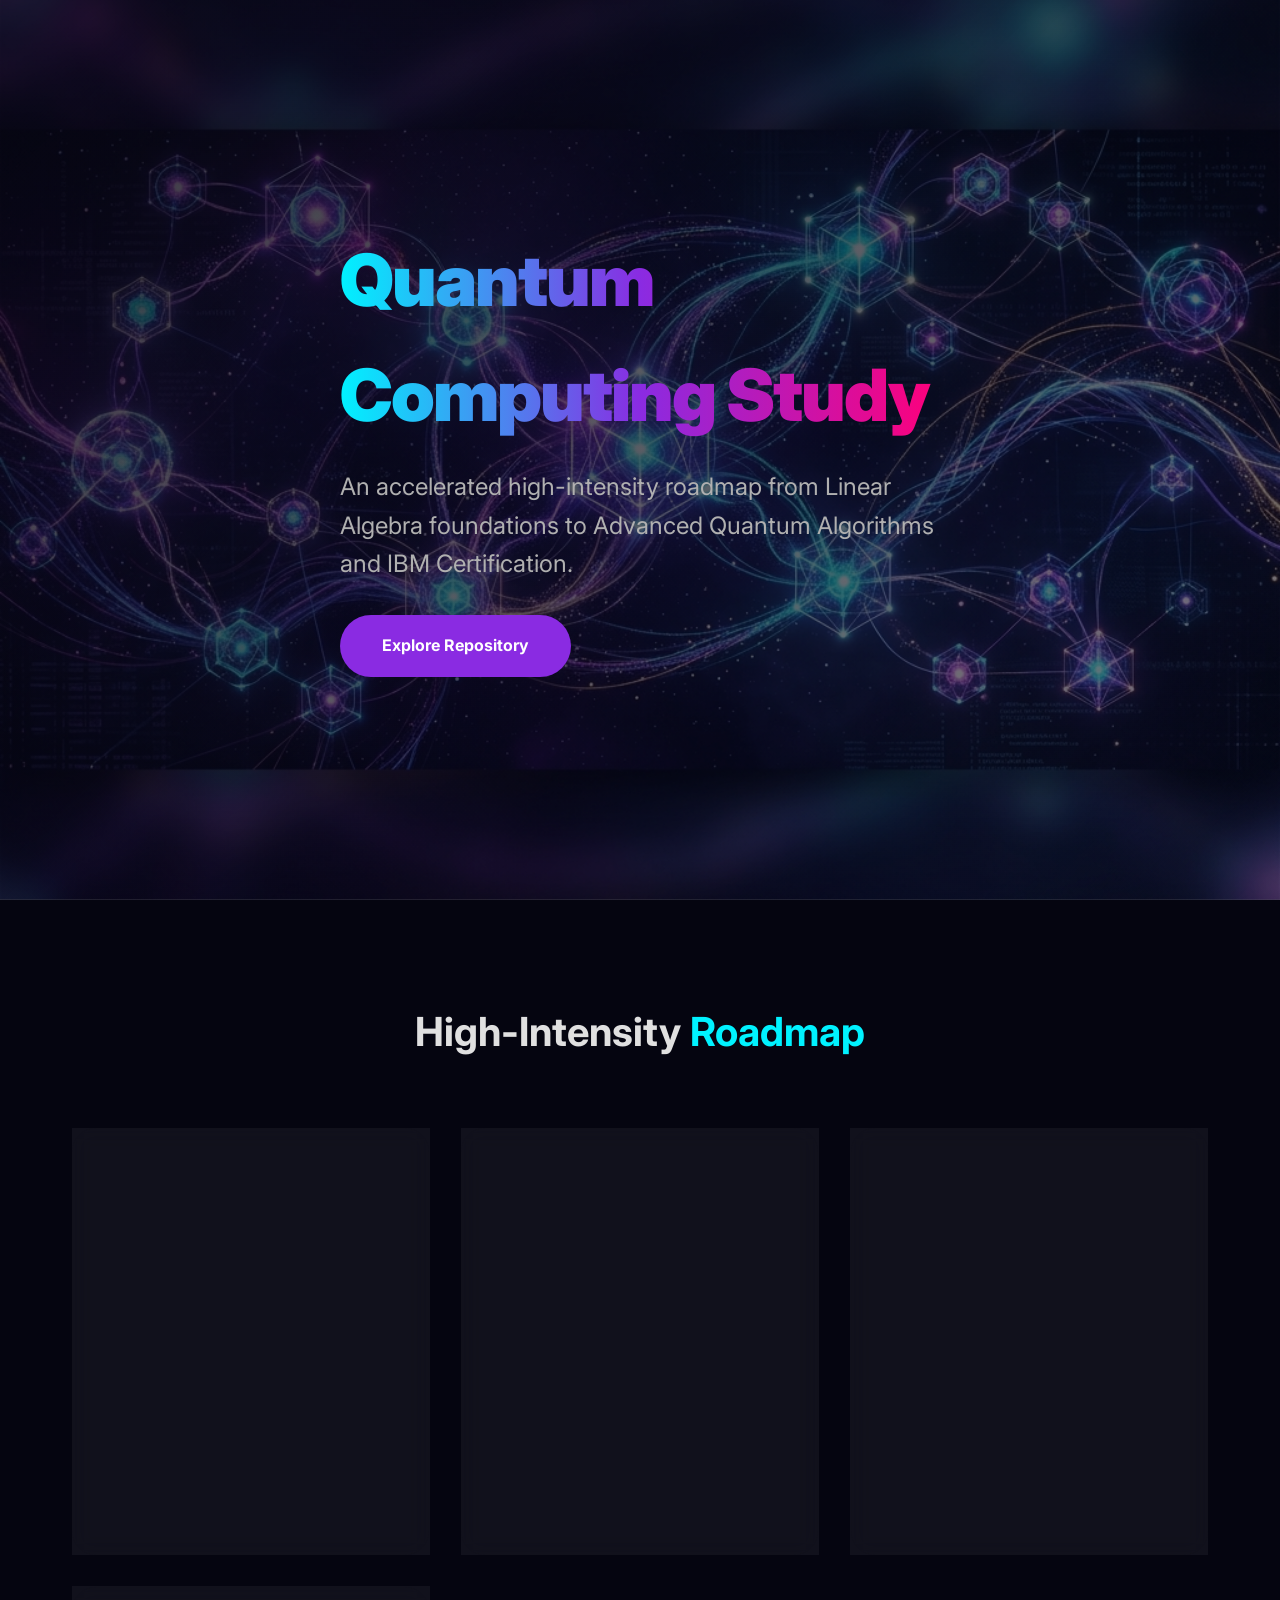
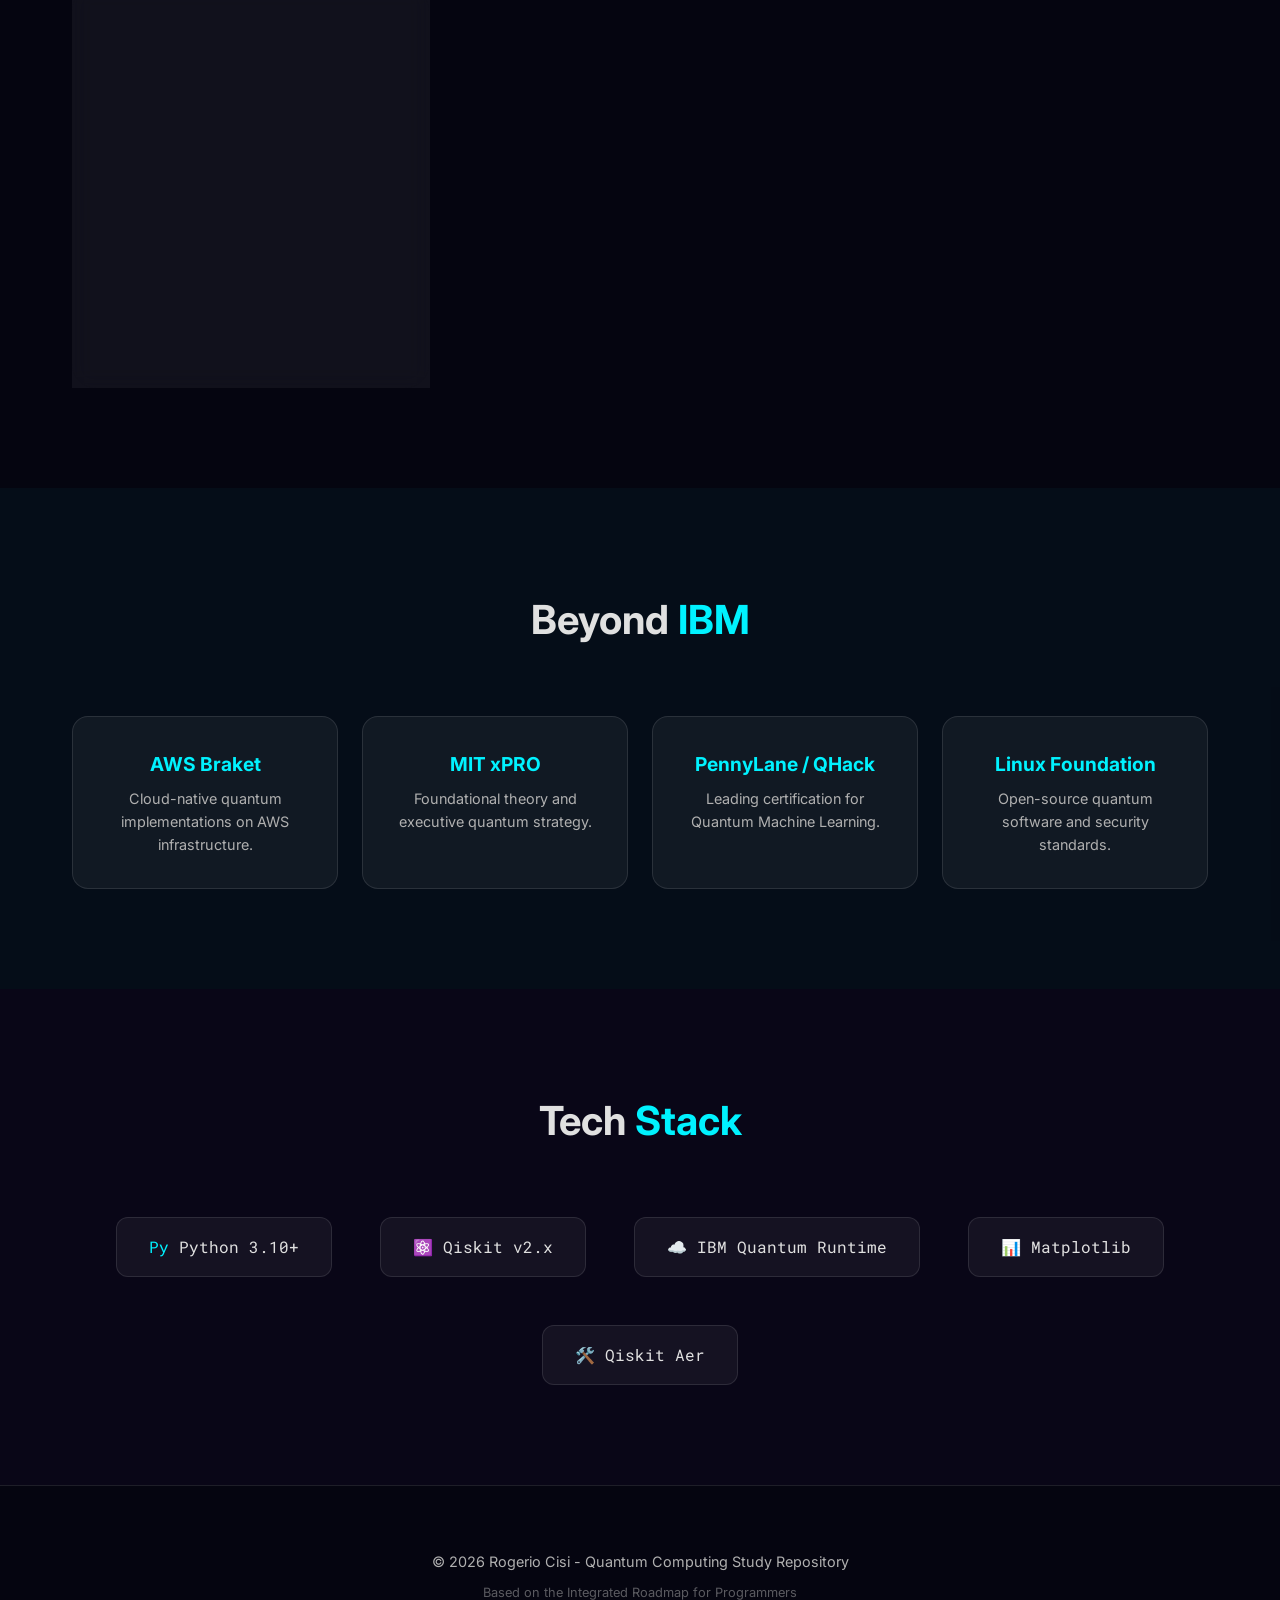
<file: landing/index.html>
<!DOCTYPE html>
<html lang="pt-BR">
<head>
    <meta charset="UTF-8">
    <meta name="viewport" content="width=device-width, initial-scale=1.0">
    <title>Quantum Computing Study | Roadmap</title>
    <meta name="description" content="An accelerated high-intensity roadmap to master Quantum Computing and Qiskit. From Foundations to Advanced Research and Certification.">
    <link rel="stylesheet" href="style.css">
    <link href="https://fonts.googleapis.com/css2?family=Inter:wght@400;700;900&family=Roboto+Mono:wght@400;500&display=swap" rel="stylesheet">
</head>
<body>

    <header>
        <div class="container hero-content">
            <h1 class="hero-title fade-in">Quantum <br> Computing Study</h1>
            <p class="hero-subtitle fade-in" style="animation-delay: 0.2s;">
                An accelerated high-intensity roadmap from Linear Algebra foundations to Advanced Quantum Algorithms and IBM Certification.
            </p>
            <a href="https://github.com/rogeriocisi/quantum-computing-study" class="btn-primary fade-in" style="animation-delay: 0.4s;">Explore Repository</a>
        </div>
    </header>

    <section id="roadmap">
        <div class="container">
            <h2 class="section-title">High-Intensity <span>Roadmap</span></h2>
            
            <div class="roadmap-grid">
                <!-- Phase 1 -->
                <div class="phase-card">
                    <span class="phase-number">MONTH 01 / FOUNDATIONS</span>
                    <h3>Mathematical Roots & Qubits</h3>
                    <ul>
                        <li>Linear Algebra & Hilbert Spaces</li>
                        <li>Dirac Notation & Bloch Sphere</li>
                        <li>Single & Multi-qubit Gates</li>
                        <li>Entanglement & Bell States</li>
                    </ul>
                </div>

                <!-- Phase 2 -->
                <div class="phase-card">
                    <span class="phase-number">MONTHS 02-03 / ALGORITHMS</span>
                    <h3>Logic, Oracles & Complexity</h3>
                    <ul>
                        <li>Deutsch-Jozsa & Phase Kickback</li>
                        <li>Grover's Search & Oracle Design</li>
                        <li>Quantum Fourier Transform (QFT)</li>
                        <li>Shor's Factoring & RSA Impact</li>
                    </ul>
                </div>

                <!-- Phase 3 -->
                <div class="phase-card">
                    <span class="phase-number">MONTHS 04-05 / NISQ ERA</span>
                    <h3>Variational & Hybrid Models</h3>
                    <ul>
                        <li>VQE for Quantum Chemistry</li>
                        <li>QAOA for Combinatorial Optimization</li>
                        <li>Quantum Machine Learning (VQC)</li>
                        <li>Error Mitigation & Transpilation</li>
                    </ul>
                </div>

                <!-- Phase 4 -->
                <div class="phase-card">
                    <span class="phase-number">MONTH 06+ / MASTERY</span>
                    <h3>Advanced Research & Certification</h3>
                    <ul>
                        <li>Quantum Error Correction (QEC)</li>
                        <li>Open Pulse & Hardware Control</li>
                        <li>IBM C1000-179 Certification</li>
                        <li>Contribution to Open Source (Qiskit)</li>
                    </ul>
                </div>
            </div>
        </div>
    </section>

    <section id="certifications" style="background: rgba(0, 242, 255, 0.03);">
        <div class="container">
            <h2 class="section-title">Beyond <span>IBM</span></h2>
            <div class="cert-grid">
                <div class="cert-item">
                    <h4>AWS Braket</h4>
                    <p>Cloud-native quantum implementations on AWS infrastructure.</p>
                </div>
                <div class="cert-item">
                    <h4>MIT xPRO</h4>
                    <p>Foundational theory and executive quantum strategy.</p>
                </div>
                <div class="cert-item">
                    <h4>PennyLane / QHack</h4>
                    <p>Leading certification for Quantum Machine Learning.</p>
                </div>
                <div class="cert-item">
                    <h4>Linux Foundation</h4>
                    <p>Open-source quantum software and security standards.</p>
                </div>
            </div>
        </div>
    </section>

    <section id="tech" style="background: rgba(138, 43, 226, 0.03);">
        <div class="container">
            <h2 class="section-title">Tech <span>Stack</span></h2>
            <div class="tech-stack">
                <div class="tech-item"><span>Py</span> Python 3.10+</div>
                <div class="tech-item"><span>⚛️</span> Qiskit v2.x</div>
                <div class="tech-item"><span>☁️</span> IBM Quantum Runtime</div>
                <div class="tech-item"><span>📊</span> Matplotlib</div>
                <div class="tech-item"><span>🛠️</span> Qiskit Aer</div>
            </div>
        </div>
    </section>

    <footer>
        <div class="container">
            <p>&copy; 2026 Rogerio Cisi - Quantum Computing Study Repository</p>
            <p style="margin-top: 10px; font-size: 0.8rem; opacity: 0.5;">Based on the Integrated Roadmap for Programmers</p>
        </div>
    </footer>

    <script>
        // Simple scroll reveal
        const observer = new IntersectionObserver((entries) => {
            entries.forEach(entry => {
                if (entry.isIntersecting) {
                    entry.target.classList.add('fade-in');
                }
            });
        }, { threshold: 0.1 });

        document.querySelectorAll('.phase-card').forEach(card => {
            observer.observe(card);
        });
    </script>
</body>
</html>
</file>
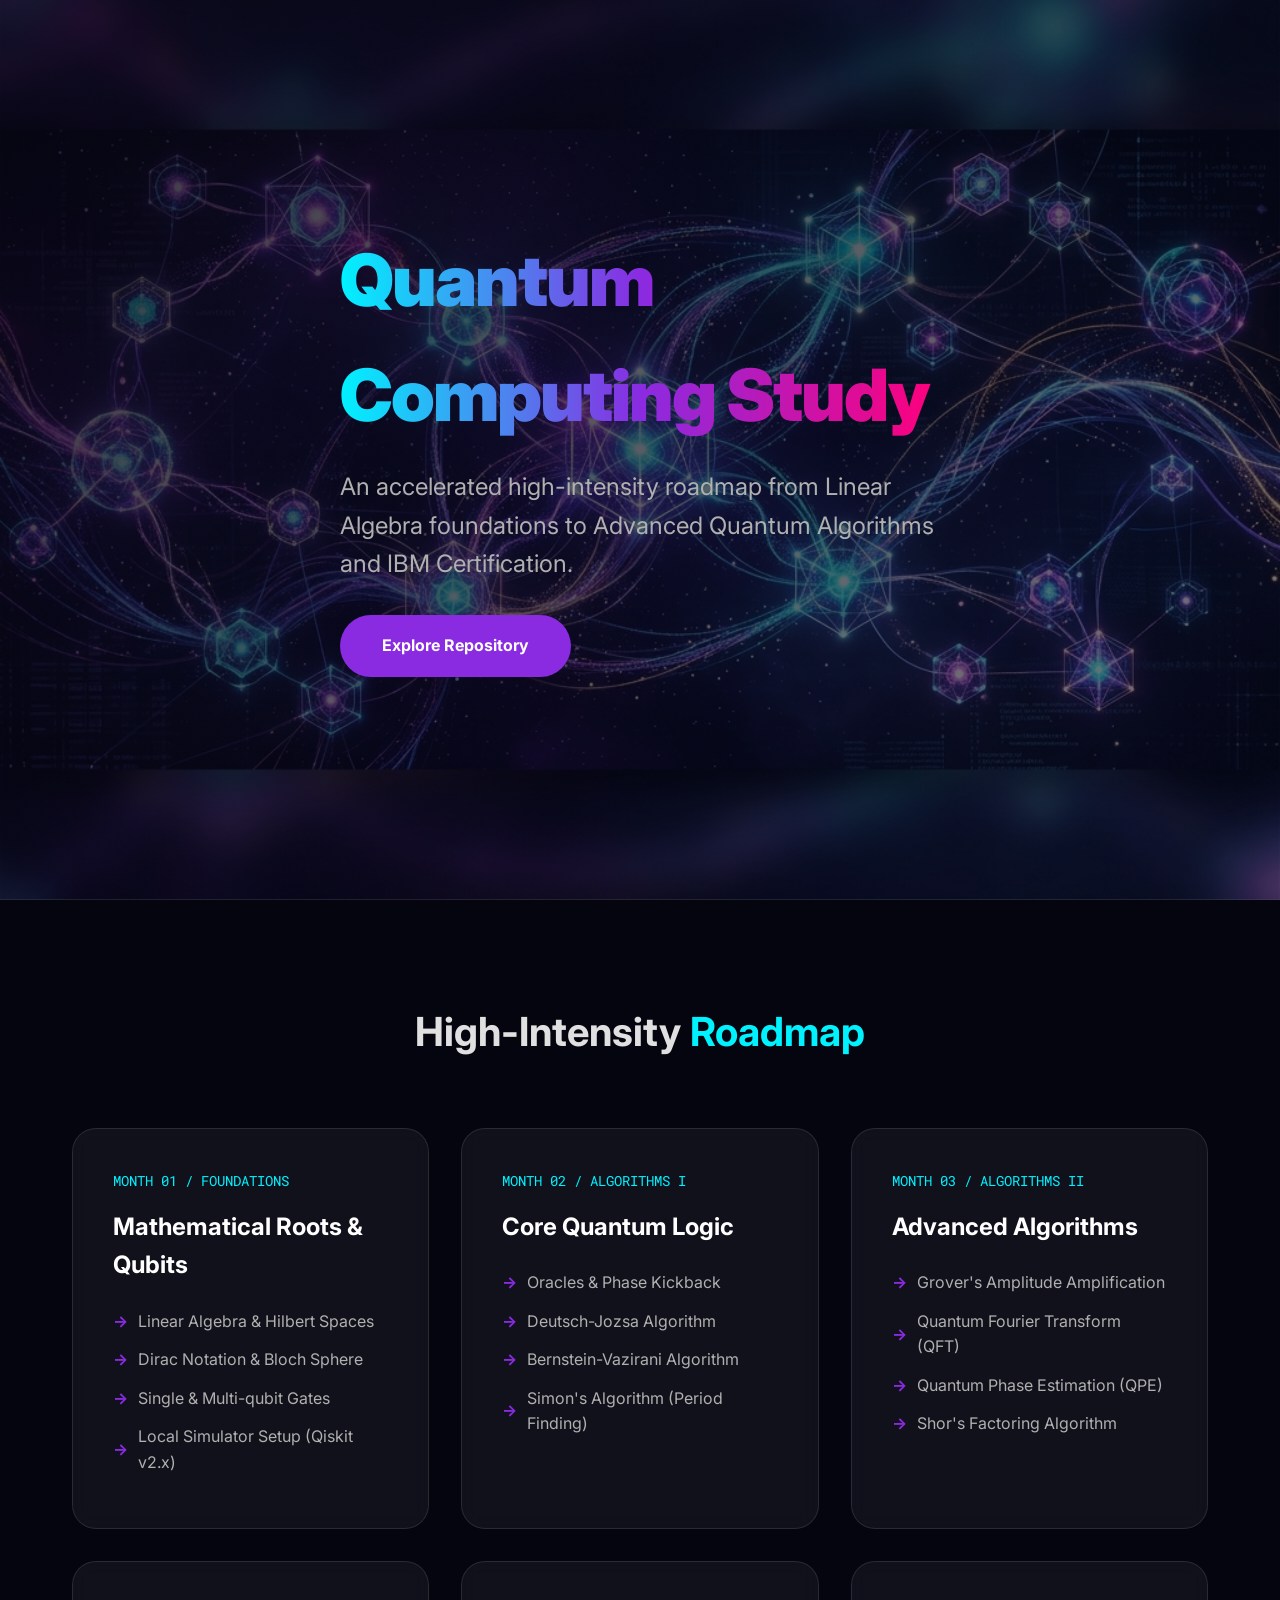
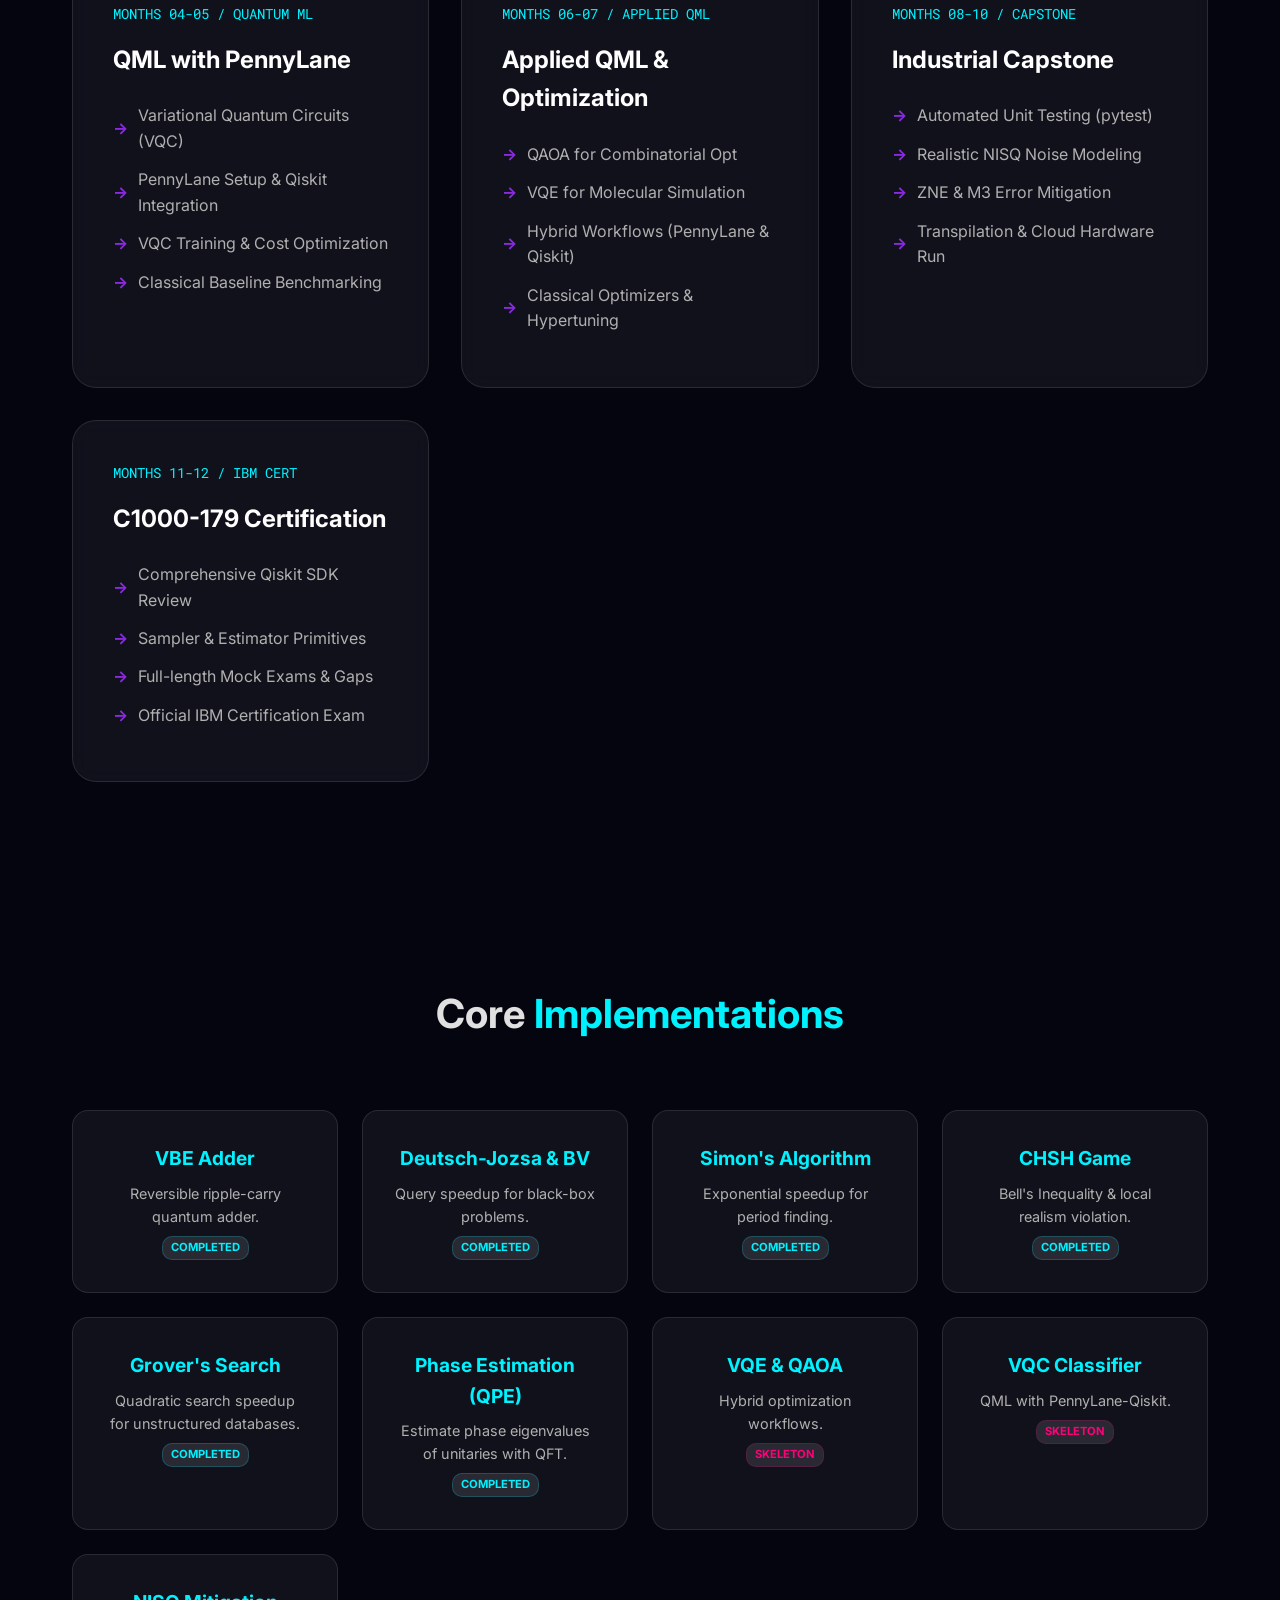
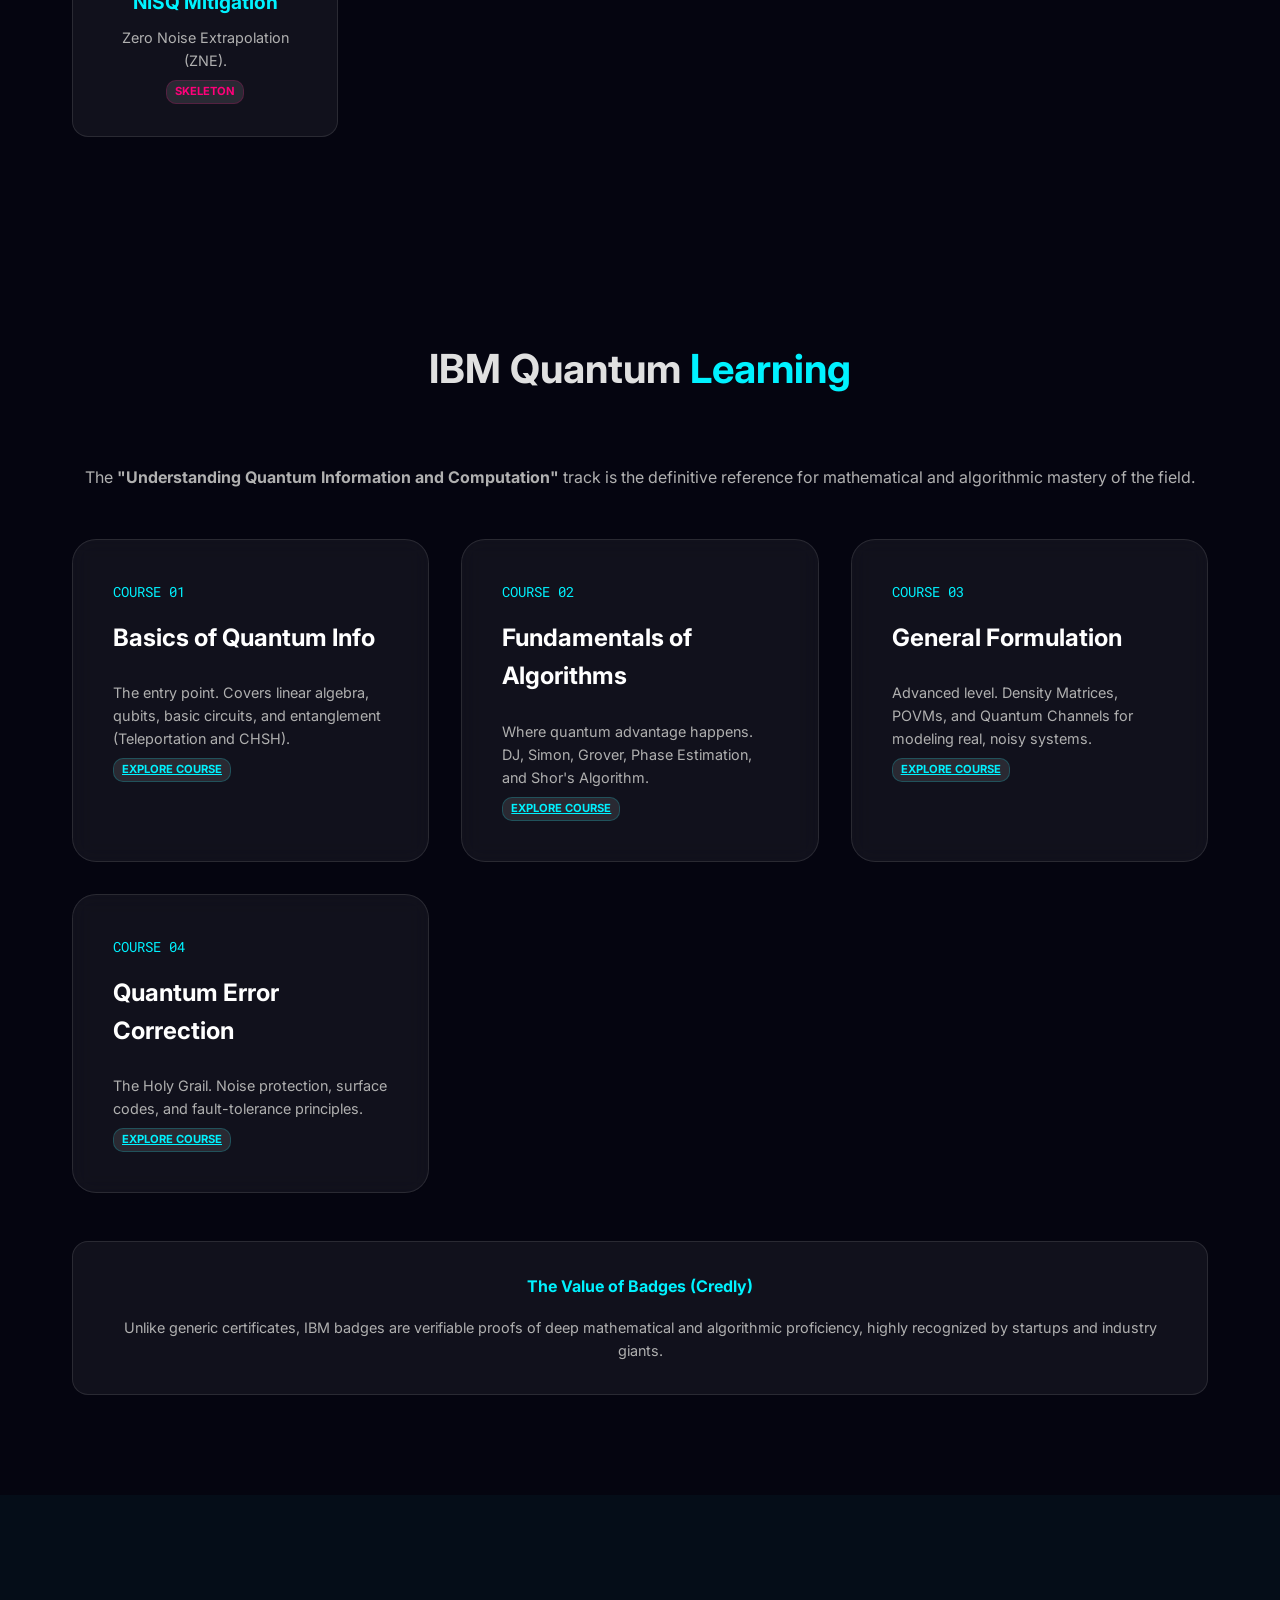
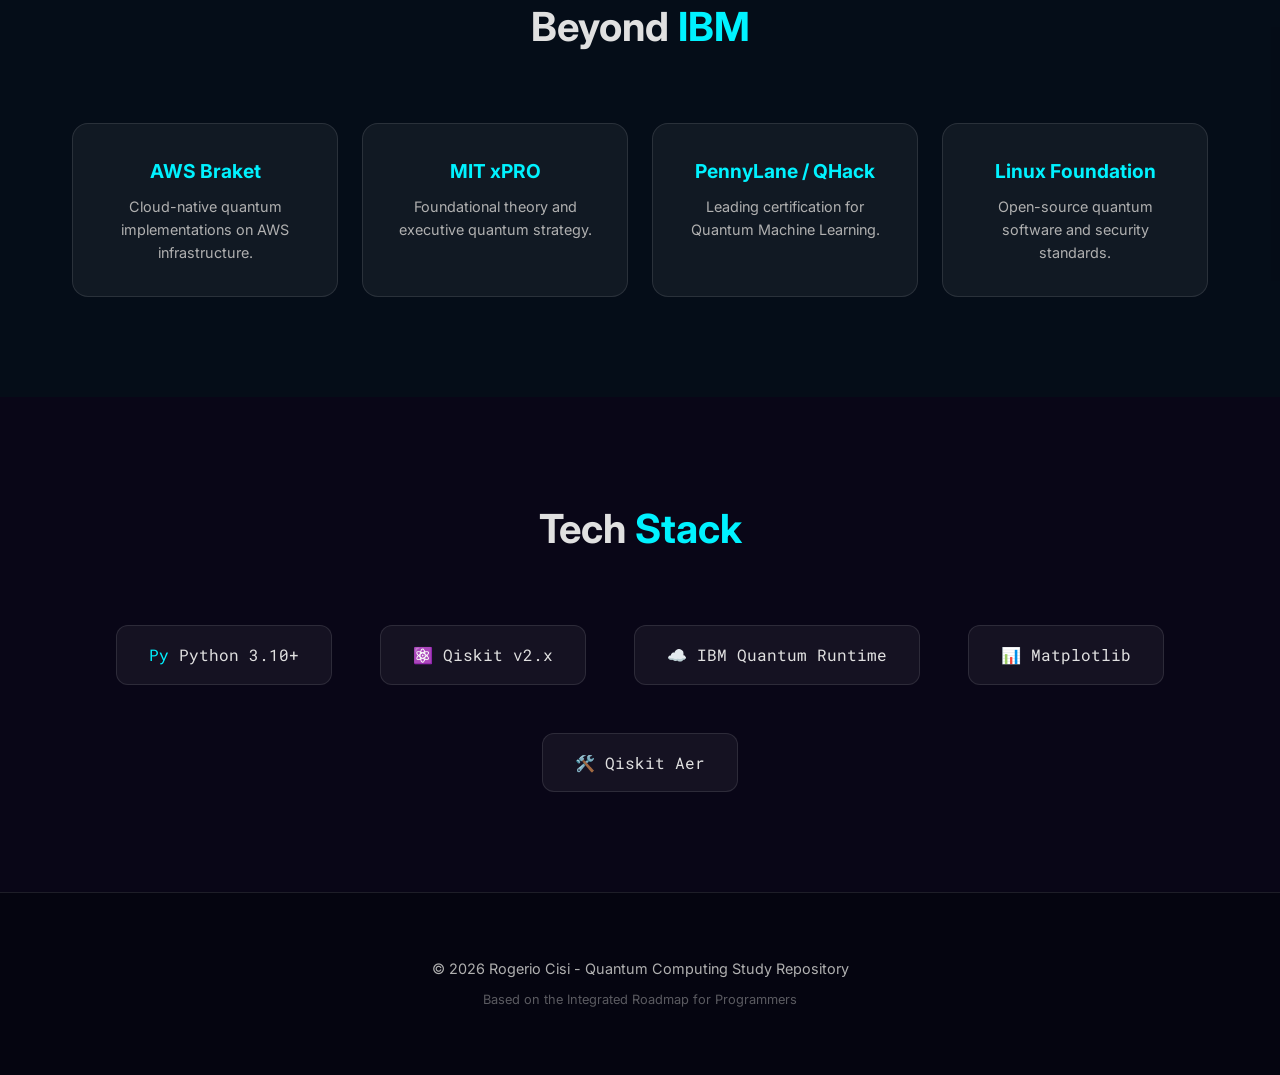
<file: docs/dashboard/index.html>
<!DOCTYPE html>
<html lang="en">
<head>
    <meta charset="UTF-8">
    <meta name="viewport" content="width=device-width, initial-scale=1.0">
    <title>Quantum Computing Study | Roadmap</title>
    <meta name="description" content="An accelerated high-intensity roadmap to master Quantum Computing and Qiskit. From Foundations to Advanced Research and Certification.">
    <link rel="stylesheet" href="style.css">
    <link href="https://fonts.googleapis.com/css2?family=Inter:wght@400;700;900&family=Roboto+Mono:wght@400;500&display=swap" rel="stylesheet">
</head>
<body>

    <header>
        <div class="container hero-content">
            <h1 class="hero-title fade-in">Quantum <br> Computing Study</h1>
            <p class="hero-subtitle fade-in" style="animation-delay: 0.2s;">
                An accelerated high-intensity roadmap from Linear Algebra foundations to Advanced Quantum Algorithms and IBM Certification.
            </p>
            <a href="https://github.com/rogeriocisi/quantum-computing-study" class="btn-primary fade-in" style="animation-delay: 0.4s;">Explore Repository</a>
        </div>
    </header>

    <section id="roadmap">
        <div class="container">
            <h2 class="section-title">High-Intensity <span>Roadmap</span></h2>
            
            <div class="roadmap-grid">
                <!-- Phase 1 -->
                <div class="phase-card">
                    <span class="phase-number">MONTH 01 / FOUNDATIONS</span>
                    <h3>Mathematical Roots & Qubits</h3>
                    <ul>
                        <li>Linear Algebra & Hilbert Spaces</li>
                        <li>Dirac Notation & Bloch Sphere</li>
                        <li>Single & Multi-qubit Gates</li>
                        <li>Local Simulator Setup (Qiskit v2.x)</li>
                    </ul>
                </div>

                <!-- Phase 2 -->
                <div class="phase-card">
                    <span class="phase-number">MONTH 02 / ALGORITHMS I</span>
                    <h3>Core Quantum Logic</h3>
                    <ul>
                        <li>Oracles & Phase Kickback</li>
                        <li>Deutsch-Jozsa Algorithm</li>
                        <li>Bernstein-Vazirani Algorithm</li>
                        <li>Simon's Algorithm (Period Finding)</li>
                    </ul>
                </div>

                <!-- Phase 3 -->
                <div class="phase-card">
                    <span class="phase-number">MONTH 03 / ALGORITHMS II</span>
                    <h3>Advanced Algorithms</h3>
                    <ul>
                        <li>Grover's Amplitude Amplification</li>
                        <li>Quantum Fourier Transform (QFT)</li>
                        <li>Quantum Phase Estimation (QPE)</li>
                        <li>Shor's Factoring Algorithm</li>
                    </ul>
                </div>

                <!-- Phase 4 -->
                <div class="phase-card">
                    <span class="phase-number">MONTHS 04-05 / QUANTUM ML</span>
                    <h3>QML with PennyLane</h3>
                    <ul>
                        <li>Variational Quantum Circuits (VQC)</li>
                        <li>PennyLane Setup & Qiskit Integration</li>
                        <li>VQC Training & Cost Optimization</li>
                        <li>Classical Baseline Benchmarking</li>
                    </ul>
                </div>

                <!-- Phase 5 -->
                <div class="phase-card">
                    <span class="phase-number">MONTHS 06-07 / APPLIED QML</span>
                    <h3>Applied QML & Optimization</h3>
                    <ul>
                        <li>QAOA for Combinatorial Opt</li>
                        <li>VQE for Molecular Simulation</li>
                        <li>Hybrid Workflows (PennyLane & Qiskit)</li>
                        <li>Classical Optimizers & Hypertuning</li>
                    </ul>
                </div>

                <!-- Phase 6 -->
                <div class="phase-card">
                    <span class="phase-number">MONTHS 08-10 / CAPSTONE</span>
                    <h3>Industrial Capstone</h3>
                    <ul>
                        <li>Automated Unit Testing (pytest)</li>
                        <li>Realistic NISQ Noise Modeling</li>
                        <li>ZNE & M3 Error Mitigation</li>
                        <li>Transpilation & Cloud Hardware Run</li>
                    </ul>
                </div>

                <!-- Phase 7 -->
                <div class="phase-card">
                    <span class="phase-number">MONTHS 11-12 / IBM CERT</span>
                    <h3>C1000-179 Certification</h3>
                    <ul>
                        <li>Comprehensive Qiskit SDK Review</li>
                        <li>Sampler & Estimator Primitives</li>
                        <li>Full-length Mock Exams & Gaps</li>
                        <li>Official IBM Certification Exam</li>
                    </ul>
                </div>
            </div>
        </div>
    </section>

    <section id="implementations">
        <div class="container">
            <h2 class="section-title">Core <span>Implementations</span></h2>
            <div class="cert-grid">
                <div class="cert-item">
                    <h4>VBE Adder</h4>
                    <p>Reversible ripple-carry quantum adder.</p>
                    <span class="status-badge">Completed</span>
                </div>
                <div class="cert-item">
                    <h4>Deutsch-Jozsa & BV</h4>
                    <p>Query speedup for black-box problems.</p>
                    <span class="status-badge">Completed</span>
                </div>
                <div class="cert-item">
                    <h4>Simon's Algorithm</h4>
                    <p>Exponential speedup for period finding.</p>
                    <span class="status-badge">Completed</span>
                </div>
                <div class="cert-item">
                    <h4>CHSH Game</h4>
                    <p>Bell's Inequality & local realism violation.</p>
                    <span class="status-badge">Completed</span>
                </div>
                <div class="cert-item">
                    <h4>Grover's Search</h4>
                    <p>Quadratic search speedup for unstructured databases.</p>
                    <span class="status-badge">Completed</span>
                </div>
                <div class="cert-item">
                    <h4>Phase Estimation (QPE)</h4>
                    <p>Estimate phase eigenvalues of unitaries with QFT.</p>
                    <span class="status-badge">Completed</span>
                </div>
                <div class="cert-item">
                    <h4>VQE & QAOA</h4>
                    <p>Hybrid optimization workflows.</p>
                    <span class="status-badge status-skeleton">Skeleton</span>
                </div>
                <div class="cert-item">
                    <h4>VQC Classifier</h4>
                    <p>QML with PennyLane-Qiskit.</p>
                    <span class="status-badge status-skeleton">Skeleton</span>
                </div>
                <div class="cert-item">
                    <h4>NISQ Mitigation</h4>
                    <p>Zero Noise Extrapolation (ZNE).</p>
                    <span class="status-badge status-skeleton">Skeleton</span>
                </div>
            </div>
        </div>
    </section>

    <section id="ibm-learning">
        <div class="container">
            <h2 class="section-title">IBM Quantum <span>Learning</span></h2>
            <p style="text-align: center; margin-bottom: 3rem; color: var(--text-dim);">
                The <strong>"Understanding Quantum Information and Computation"</strong> track is the definitive reference for mathematical and algorithmic mastery of the field.
            </p>
            <div class="roadmap-grid">
                <div class="phase-card">
                    <span class="phase-number">COURSE 01</span>
                    <h3>Basics of Quantum Info</h3>
                    <p style="font-size: 0.9rem; color: var(--text-dim);">The entry point. Covers linear algebra, qubits, basic circuits, and entanglement (Teleportation and CHSH).</p>
                    <a href="https://quantum.cloud.ibm.com/learning/en/courses/basics-of-quantum-information" target="_blank" class="status-badge">Explore Course</a>
                </div>
                <div class="phase-card">
                    <span class="phase-number">COURSE 02</span>
                    <h3>Fundamentals of Algorithms</h3>
                    <p style="font-size: 0.9rem; color: var(--text-dim);">Where quantum advantage happens. DJ, Simon, Grover, Phase Estimation, and Shor's Algorithm.</p>
                    <a href="https://quantum.cloud.ibm.com/learning/en/courses/fundamentals-of-quantum-algorithms" target="_blank" class="status-badge">Explore Course</a>
                </div>
                <div class="phase-card">
                    <span class="phase-number">COURSE 03</span>
                    <h3>General Formulation</h3>
                    <p style="font-size: 0.9rem; color: var(--text-dim);">Advanced level. Density Matrices, POVMs, and Quantum Channels for modeling real, noisy systems.</p>
                    <a href="https://quantum.cloud.ibm.com/learning/en/courses/general-formulation-of-quantum-information" target="_blank" class="status-badge">Explore Course</a>
                </div>
                <div class="phase-card">
                    <span class="phase-number">COURSE 04</span>
                    <h3>Quantum Error Correction</h3>
                    <p style="font-size: 0.9rem; color: var(--text-dim);">The Holy Grail. Noise protection, surface codes, and fault-tolerance principles.</p>
                    <a href="https://quantum.cloud.ibm.com/learning/en/courses/foundations-of-quantum-error-correction" target="_blank" class="status-badge">Explore Course</a>
                </div>
            </div>
            <div style="margin-top: 3rem; padding: 2rem; background: var(--bg-card); border-radius: 16px; border: 1px solid var(--glass-border); text-align: center;">
                <h4 style="color: var(--secondary); margin-bottom: 1rem;">The Value of Badges (Credly)</h4>
                <p style="font-size: 0.9rem; color: var(--text-dim);">Unlike generic certificates, IBM badges are verifiable proofs of deep mathematical and algorithmic proficiency, highly recognized by startups and industry giants.</p>
            </div>
        </div>
    </section>

    <section id="certifications" style="background: rgba(0, 242, 255, 0.03);">
        <div class="container">
            <h2 class="section-title">Beyond <span>IBM</span></h2>
            <div class="cert-grid">
                <div class="cert-item">
                    <h4>AWS Braket</h4>
                    <p>Cloud-native quantum implementations on AWS infrastructure.</p>
                </div>
                <div class="cert-item">
                    <h4>MIT xPRO</h4>
                    <p>Foundational theory and executive quantum strategy.</p>
                </div>
                <div class="cert-item">
                    <h4>PennyLane / QHack</h4>
                    <p>Leading certification for Quantum Machine Learning.</p>
                </div>
                <div class="cert-item">
                    <h4>Linux Foundation</h4>
                    <p>Open-source quantum software and security standards.</p>
                </div>
            </div>
        </div>
    </section>

    <section id="tech" style="background: rgba(138, 43, 226, 0.03);">
        <div class="container">
            <h2 class="section-title">Tech <span>Stack</span></h2>
            <div class="tech-stack">
                <div class="tech-item"><span>Py</span> Python 3.10+</div>
                <div class="tech-item"><span>⚛️</span> Qiskit v2.x</div>
                <div class="tech-item"><span>☁️</span> IBM Quantum Runtime</div>
                <div class="tech-item"><span>📊</span> Matplotlib</div>
                <div class="tech-item"><span>🛠️</span> Qiskit Aer</div>
            </div>
        </div>
    </section>

    <footer>
        <div class="container">
            <p>&copy; 2026 Rogerio Cisi - Quantum Computing Study Repository</p>
            <p style="margin-top: 10px; font-size: 0.8rem; opacity: 0.5;">Based on the Integrated Roadmap for Programmers</p>
        </div>
    </footer>

    <script>
        // Simple scroll reveal
        const observer = new IntersectionObserver((entries) => {
            entries.forEach(entry => {
                if (entry.isIntersecting) {
                    entry.target.classList.add('fade-in');
                }
            });
        }, { threshold: 0.1 });

        document.querySelectorAll('.phase-card').forEach(card => {
            observer.observe(card);
        });
    </script>
</body>
</html>
</file>
<file: landing/style.css>
:root {
    --primary: #8a2be2;
    --secondary: #00f2ff;
    --bg-dark: #050510;
    --bg-card: rgba(255, 255, 255, 0.05);
    --text-main: #e0e0e0;
    --text-dim: #b0b0b0;
    --accent: #ff007a;
    --font-sans: 'Inter', system-ui, -apple-system, sans-serif;
    --font-mono: 'Roboto Mono', monospace;
    --glass-border: rgba(255, 255, 255, 0.1);
}

* {
    margin: 0;
    padding: 0;
    box-sizing: border-box;
}

body {
    background-color: var(--bg-dark);
    color: var(--text-main);
    font-family: var(--font-sans);
    line-height: 1.6;
    overflow-x: hidden;
}

/* Animations */
@keyframes fadeIn {
    from { opacity: 0; transform: translateY(20px); }
    to { opacity: 1; transform: translateY(0); }
}

@keyframes glow {
    0% { box-shadow: 0 0 5px var(--primary); }
    50% { box-shadow: 0 0 20px var(--primary); }
    100% { box-shadow: 0 0 5px var(--primary); }
}

.fade-in {
    animation: fadeIn 0.8s ease-out forwards;
}

/* Layout */
.container {
    max-width: 1200px;
    margin: 0 auto;
    padding: 0 2rem;
}

header {
    height: 100vh;
    display: flex;
    align-items: center;
    position: relative;
    background: linear-gradient(135deg, rgba(5, 5, 16, 0.8), rgba(5, 5, 16, 0.5)), url('hero.png');
    background-size: cover;
    background-position: center;
    border-bottom: 1px solid var(--glass-border);
}

.hero-content {
    z-index: 10;
}

.hero-title {
    font-size: 4.5rem;
    font-weight: 900;
    letter-spacing: -2px;
    background: linear-gradient(to right, var(--secondary), var(--primary), var(--accent));
    -webkit-background-clip: text;
    -webkit-text-fill-color: transparent;
    margin-bottom: 1rem;
}

.hero-subtitle {
    font-size: 1.5rem;
    color: var(--text-dim);
    max-width: 600px;
}

.btn-primary {
    display: inline-block;
    margin-top: 2rem;
    padding: 1rem 2.5rem;
    background: var(--primary);
    color: white;
    text-decoration: none;
    border-radius: 50px;
    font-weight: 700;
    transition: all 0.3s ease;
    border: 2px solid transparent;
}

.btn-primary:hover {
    background: transparent;
    border-color: var(--primary);
    box-shadow: 0 0 30px rgba(138, 43, 226, 0.4);
    transform: scale(1.05);
}

/* Sections */
section {
    padding: 100px 0;
}

.section-title {
    text-align: center;
    font-size: 2.5rem;
    margin-bottom: 4rem;
}

.section-title span {
    color: var(--secondary);
}

/* Roadmap Grid */
.roadmap-grid {
    display: grid;
    grid-template-columns: repeat(auto-fit, minmax(280px, 1fr));
    gap: 2rem;
}

.phase-card {
    background: var(--bg-card);
    backdrop-filter: blur(10px);
    border: 1px solid var(--glass-border);
    padding: 2.5rem;
    border-radius: 24px;
    transition: all 0.4s ease;
    position: relative;
    overflow: hidden;
}

.phase-card:hover {
    transform: translateY(-10px);
    border-color: var(--secondary);
    background: rgba(255, 255, 255, 0.08);
}

.phase-number {
    font-family: var(--font-mono);
    color: var(--secondary);
    font-size: 0.9rem;
    margin-bottom: 1rem;
    display: block;
}

.phase-card h3 {
    font-size: 1.5rem;
    margin-bottom: 1.5rem;
    color: white;
}

.phase-card ul {
    list-style: none;
}

.phase-card li {
    color: var(--text-dim);
    margin-bottom: 0.8rem;
    display: flex;
    align-items: center;
}

.phase-card li::before {
    content: '→';
    color: var(--primary);
    margin-right: 10px;
    font-weight: bold;
}

/* Certifications Grid */
.cert-grid {
    display: grid;
    grid-template-columns: repeat(auto-fit, minmax(240px, 1fr));
    gap: 1.5rem;
    margin-top: 2rem;
}

.cert-item {
    background: var(--bg-card);
    padding: 2rem;
    border-radius: 16px;
    border: 1px solid var(--glass-border);
    transition: all 0.3s ease;
    text-align: center;
}

.cert-item:hover {
    border-color: var(--accent);
    transform: scale(1.02);
    background: rgba(255, 0, 122, 0.05);
}

.cert-item h4 {
    color: var(--secondary);
    margin-bottom: 0.5rem;
    font-size: 1.2rem;
}

.cert-item p {
    font-size: 0.9rem;
    color: var(--text-dim);
}

/* Tech Stack */
.tech-stack {
    display: flex;
    justify-content: center;
    gap: 3rem;
    flex-wrap: wrap;
    margin-top: 2rem;
}

.tech-item {
    background: var(--bg-card);
    padding: 1rem 2rem;
    border-radius: 12px;
    border: 1px solid var(--glass-border);
    font-family: var(--font-mono);
    display: flex;
    align-items: center;
    gap: 10px;
}

.tech-item span {
    color: var(--secondary);
}

footer {
    text-align: center;
    padding: 4rem 0;
    border-top: 1px solid var(--glass-border);
    color: var(--text-dim);
    font-size: 0.9rem;
}

@media (max-width: 768px) {
    .hero-title { font-size: 2.5rem; }
}
</file>
<file: docs/dashboard/style.css>
:root {
    --primary: #8a2be2;
    --secondary: #00f2ff;
    --bg-dark: #050510;
    --bg-card: rgba(255, 255, 255, 0.05);
    --text-main: #e0e0e0;
    --text-dim: #b0b0b0;
    --accent: #ff007a;
    --font-sans: 'Inter', system-ui, -apple-system, sans-serif;
    --font-mono: 'Roboto Mono', monospace;
    --glass-border: rgba(255, 255, 255, 0.1);
}

* {
    margin: 0;
    padding: 0;
    box-sizing: border-box;
}

body {
    background-color: var(--bg-dark);
    color: var(--text-main);
    font-family: var(--font-sans);
    line-height: 1.6;
    overflow-x: hidden;
}

/* Animations */
@keyframes fadeIn {
    from { opacity: 0; transform: translateY(20px); }
    to { opacity: 1; transform: translateY(0); }
}

@keyframes glow {
    0% { box-shadow: 0 0 5px var(--primary); }
    50% { box-shadow: 0 0 20px var(--primary); }
    100% { box-shadow: 0 0 5px var(--primary); }
}

.fade-in {
    animation: fadeIn 0.8s ease-out forwards;
}

/* Layout */
.container {
    max-width: 1200px;
    margin: 0 auto;
    padding: 0 2rem;
}

header {
    height: 100vh;
    display: flex;
    align-items: center;
    position: relative;
    background: linear-gradient(135deg, rgba(5, 5, 16, 0.8), rgba(5, 5, 16, 0.5)), url('hero.png');
    background-size: cover;
    background-position: center;
    border-bottom: 1px solid var(--glass-border);
}

.hero-content {
    z-index: 10;
}

.hero-title {
    font-size: 4.5rem;
    font-weight: 900;
    letter-spacing: -2px;
    background: linear-gradient(to right, var(--secondary), var(--primary), var(--accent));
    -webkit-background-clip: text;
    -webkit-text-fill-color: transparent;
    margin-bottom: 1rem;
}

.hero-subtitle {
    font-size: 1.5rem;
    color: var(--text-dim);
    max-width: 600px;
}

.btn-primary {
    display: inline-block;
    margin-top: 2rem;
    padding: 1rem 2.5rem;
    background: var(--primary);
    color: white;
    text-decoration: none;
    border-radius: 50px;
    font-weight: 700;
    transition: all 0.3s ease;
    border: 2px solid transparent;
}

.btn-primary:hover {
    background: transparent;
    border-color: var(--primary);
    box-shadow: 0 0 30px rgba(138, 43, 226, 0.4);
    transform: scale(1.05);
}

/* Sections */
section {
    padding: 100px 0;
}

.section-title {
    text-align: center;
    font-size: 2.5rem;
    margin-bottom: 4rem;
}

.section-title span {
    color: var(--secondary);
}

/* Roadmap Grid */
.roadmap-grid {
    display: grid;
    grid-template-columns: repeat(auto-fit, minmax(280px, 1fr));
    gap: 2rem;
}

.phase-card {
    background: var(--bg-card);
    backdrop-filter: blur(10px);
    border: 1px solid var(--glass-border);
    padding: 2.5rem;
    border-radius: 24px;
    transition: all 0.4s ease;
    position: relative;
    overflow: hidden;
}

.phase-card:hover {
    transform: translateY(-10px);
    border-color: var(--secondary);
    background: rgba(255, 255, 255, 0.08);
}

.phase-number {
    font-family: var(--font-mono);
    color: var(--secondary);
    font-size: 0.9rem;
    margin-bottom: 1rem;
    display: block;
}

.phase-card h3 {
    font-size: 1.5rem;
    margin-bottom: 1.5rem;
    color: white;
}

.phase-card ul {
    list-style: none;
}

.phase-card li {
    color: var(--text-dim);
    margin-bottom: 0.8rem;
    display: flex;
    align-items: center;
}

.phase-card li::before {
    content: '→';
    color: var(--primary);
    margin-right: 10px;
    font-weight: bold;
}

/* Certifications Grid */
.cert-grid {
    display: grid;
    grid-template-columns: repeat(auto-fit, minmax(240px, 1fr));
    gap: 1.5rem;
    margin-top: 2rem;
}

.cert-item {
    background: var(--bg-card);
    padding: 2rem;
    border-radius: 16px;
    border: 1px solid var(--glass-border);
    transition: all 0.3s ease;
    text-align: center;
}

.cert-item:hover {
    border-color: var(--accent);
    transform: scale(1.02);
    background: rgba(255, 0, 122, 0.05);
}

.cert-item h4 {
    color: var(--secondary);
    margin-bottom: 0.5rem;
    font-size: 1.2rem;
}

.cert-item p {
    font-size: 0.9rem;
    color: var(--text-dim);
}

/* Status Badge */
.status-badge {
    display: inline-block;
    font-size: 0.7rem;
    padding: 2px 8px;
    border-radius: 10px;
    background: rgba(255, 255, 255, 0.1);
    color: var(--secondary);
    margin-top: 8px;
    text-transform: uppercase;
    font-weight: bold;
    border: 1px solid rgba(0, 242, 255, 0.2);
}

.status-skeleton {
    color: var(--accent);
    border-color: rgba(255, 0, 122, 0.2);
}

/* Tech Stack */
.tech-stack {
    display: flex;
    justify-content: center;
    gap: 3rem;
    flex-wrap: wrap;
    margin-top: 2rem;
}

.tech-item {
    background: var(--bg-card);
    padding: 1rem 2rem;
    border-radius: 12px;
    border: 1px solid var(--glass-border);
    font-family: var(--font-mono);
    display: flex;
    align-items: center;
    gap: 10px;
}

.tech-item span {
    color: var(--secondary);
}

footer {
    text-align: center;
    padding: 4rem 0;
    border-top: 1px solid var(--glass-border);
    color: var(--text-dim);
    font-size: 0.9rem;
}

@media (max-width: 768px) {
    .hero-title { font-size: 2.5rem; }
}
</file>
